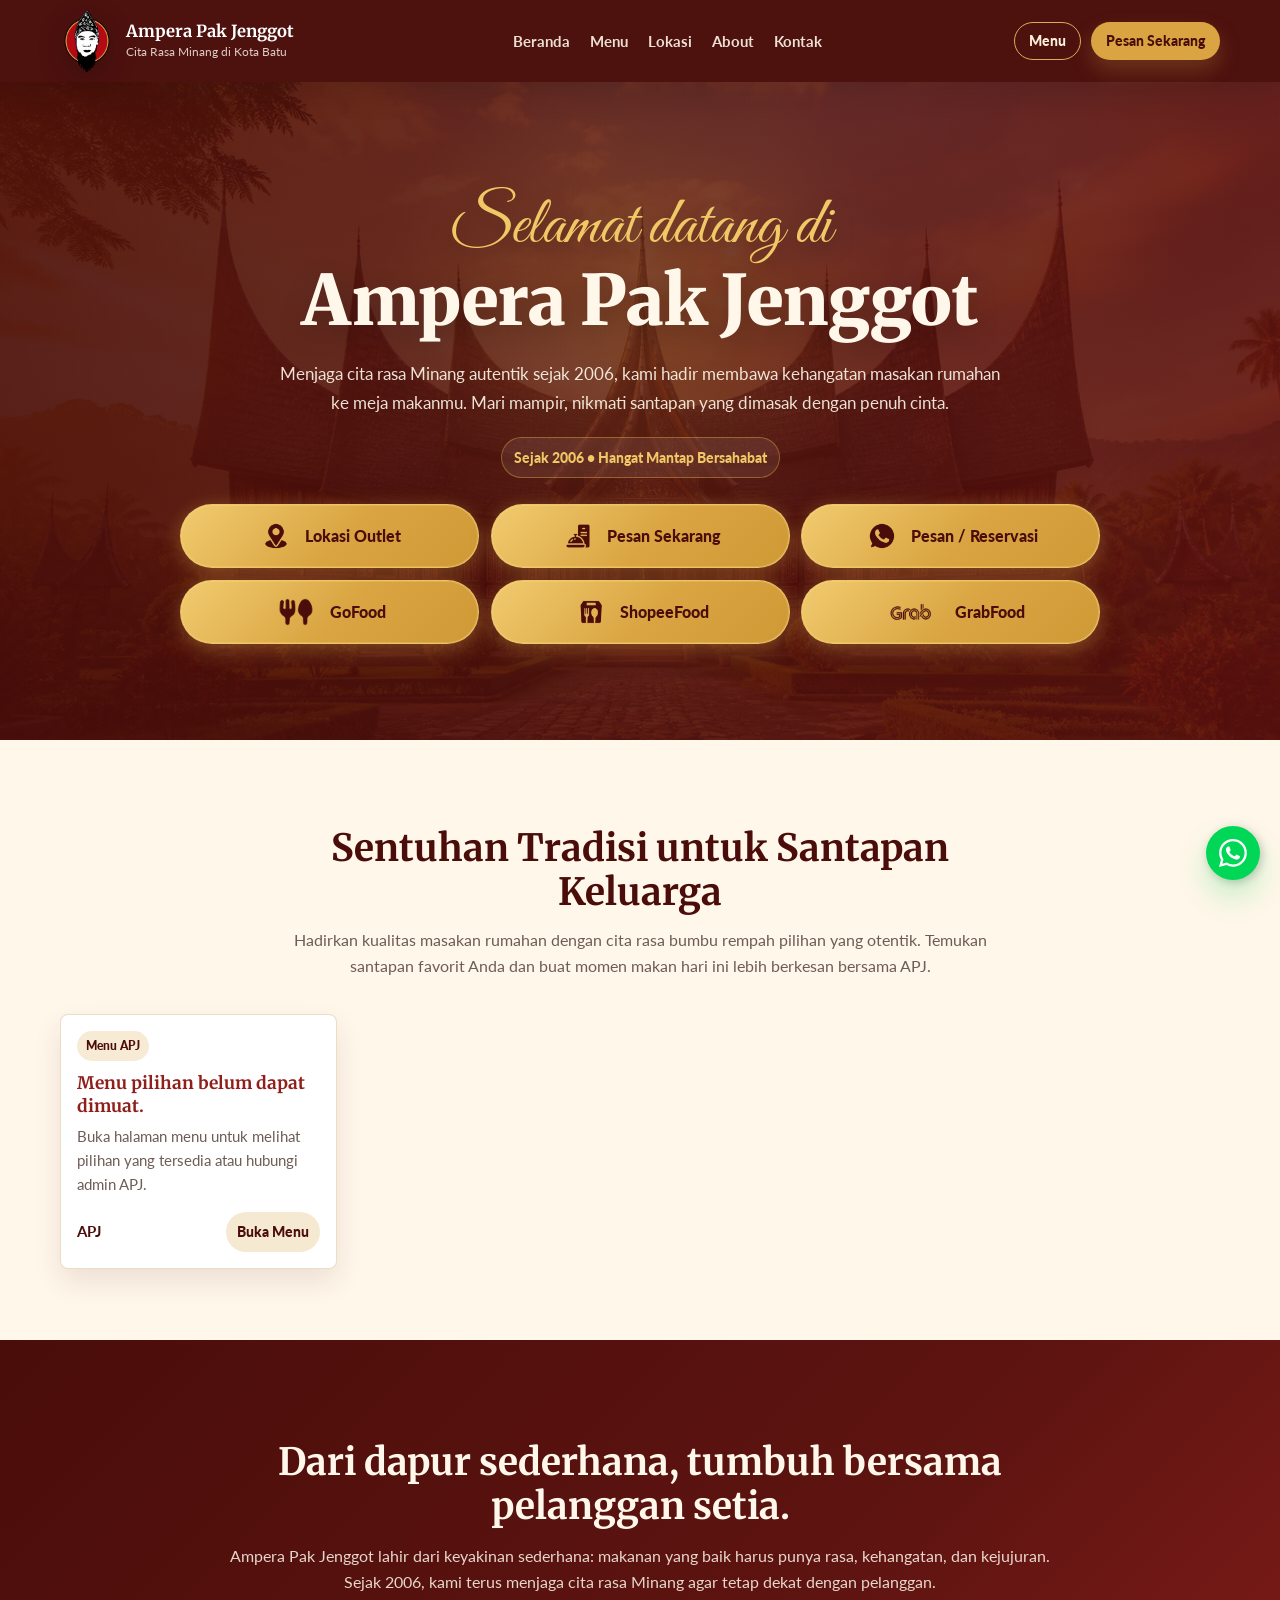
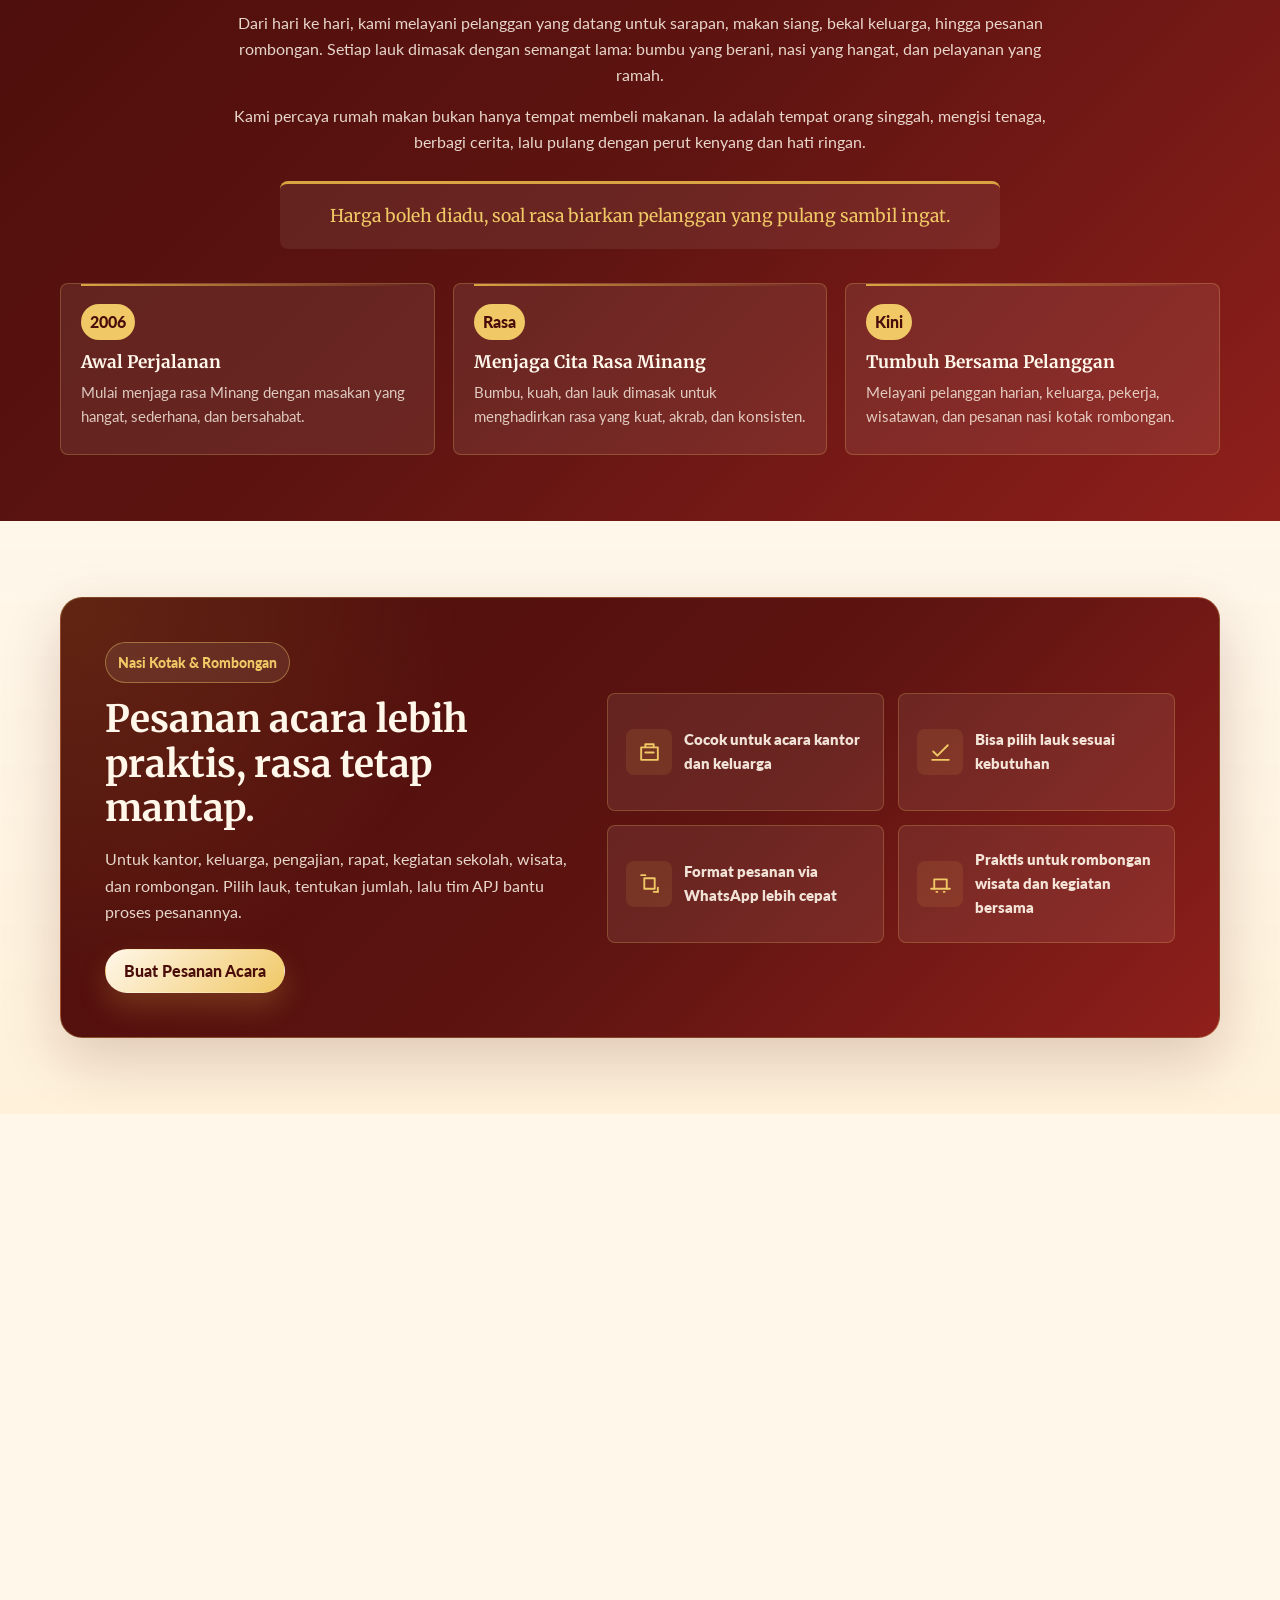
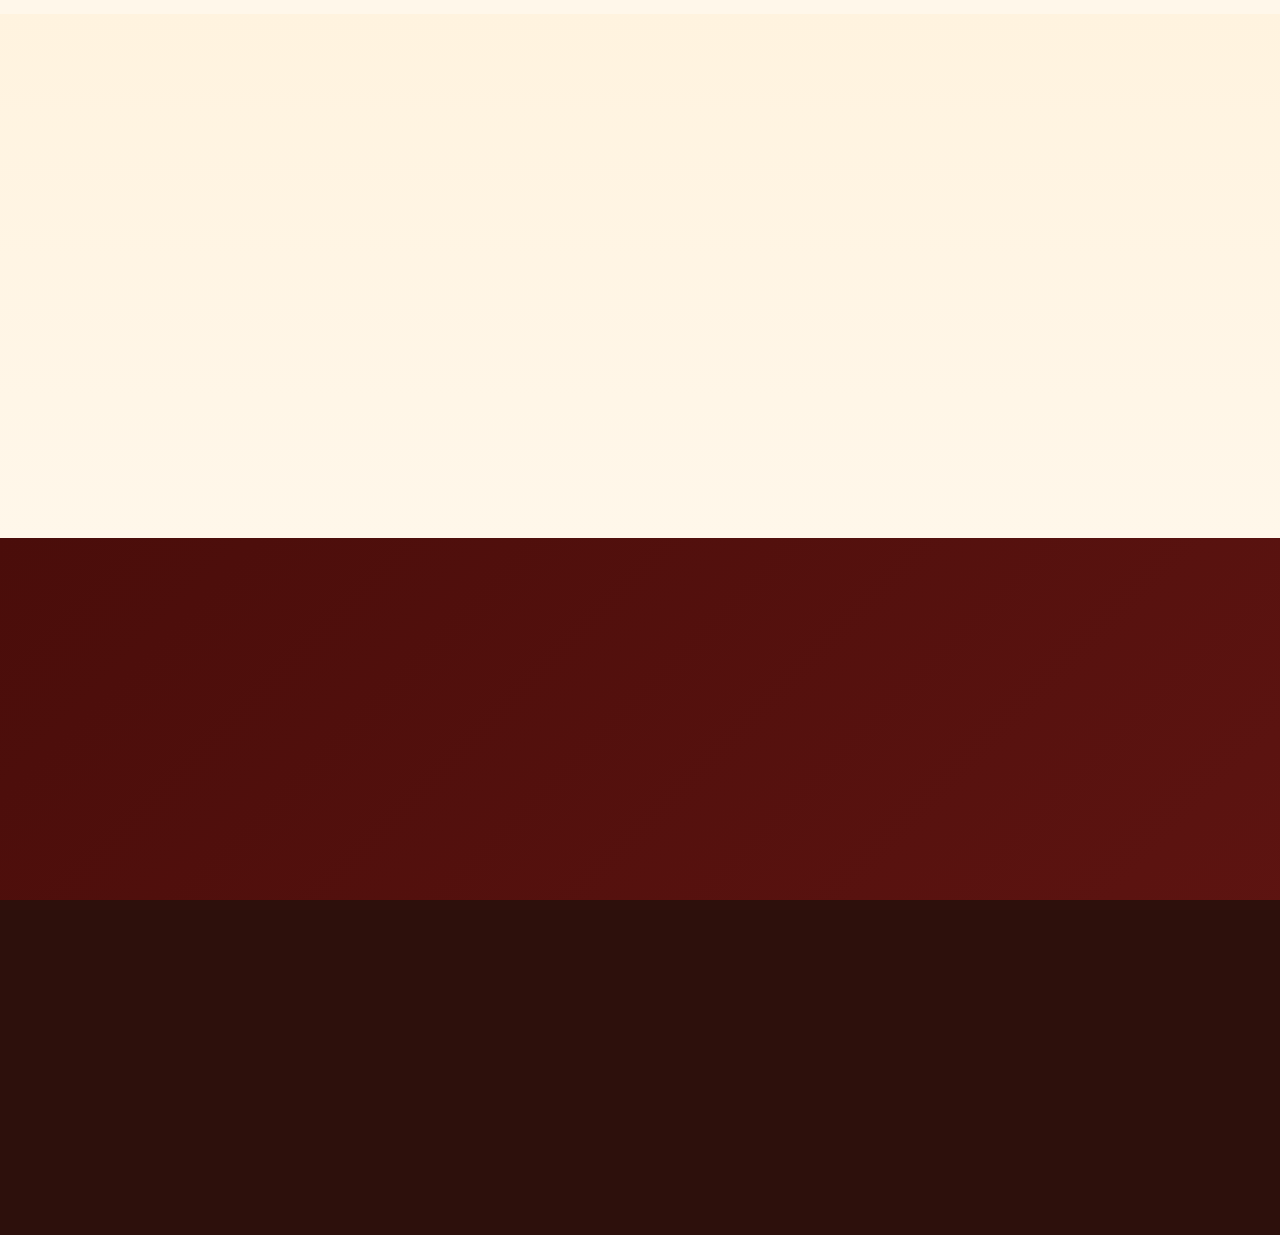
<file: index.html>
<!DOCTYPE html>
<html lang="id">
  <head>
    <meta charset="UTF-8" />
    <meta name="viewport" content="width=device-width, initial-scale=1.0" />
    <title>Ampera Pak Jenggot | Masakan Padang Autentik Sejak 2006</title>
    <meta
      name="description"
      content="Ampera Pak Jenggot menyajikan masakan Padang autentik sejak 2006. Lauk harian, nasi bungkus, nasi kotak, dan pesanan rombongan."
    />
    <link rel="preconnect" href="https://fonts.googleapis.com" />
    <link rel="preconnect" href="https://fonts.gstatic.com" crossorigin />
    <link
      href="https://fonts.googleapis.com/css2?family=Great+Vibes&family=Lato:wght@400;700;900&family=Merriweather:wght@700;900&display=swap"
      rel="stylesheet"
    />
    <link rel="preconnect" href="https://script.google.com" />
    <link rel="preconnect" href="https://script.googleusercontent.com" crossorigin />
    <link rel="preload" as="image" href="assets/img/rumah-gadang-hero.webp" type="image/webp" fetchpriority="high" />
    <link rel="icon" href="assets/img/favicon.png" />
    <link rel="stylesheet" href="assets/css/style.css?v=20260707-story-group1" />
    <script src="assets/js/main.js?v=20260711-admin-pin-gate1" defer></script>
  </head>
  <body>
    <a class="skip-link" href="#main">Lewati ke konten</a>

    <header class="site-header" id="top">
      <div class="nav-shell">
        <a class="brand" href="index.html#beranda" aria-label="Ampera Pak Jenggot, kembali ke beranda">
          <img src="assets/img/logo-apj.png" alt="Logo APJ" class="brand-logo" width="54" height="64" decoding="async" fetchpriority="high" />
          <span class="brand-copy">
            <strong>Ampera Pak Jenggot</strong>
            <small>Cita Rasa Minang di Kota Batu</small>
          </span>
        </a>

        <nav class="desktop-nav" aria-label="Navigasi utama">
          <a href="index.html#beranda">Beranda</a>
          <a href="menu.html">Menu</a>
          <a href="index.html#outlet">Lokasi</a>
          <a href="index.html#cerita">About</a>
          <a href="index.html#kontak">Kontak</a>
        </nav>

        <div class="header-actions">
          <a class="btn btn-outline btn-small" href="menu.html" data-link-key="menu">Menu</a>
          <a class="btn btn-gold btn-small" href="menu.html" data-link-key="menu">Pesan Sekarang</a>
        </div>

        <button class="mobile-toggle" type="button" aria-expanded="false" aria-controls="mobile-menu" aria-label="Buka menu">
          <span></span>
          <span></span>
          <span></span>
        </button>
      </div>

      <div class="mobile-menu" id="mobile-menu" aria-hidden="true">
        <nav aria-label="Navigasi mobile">
          <a href="index.html#beranda">Beranda</a>
          <a href="menu.html">Menu</a>
          <a href="index.html#outlet">Lokasi</a>
          <a href="index.html#cerita">About</a>
          <a href="index.html#kontak">Kontak</a>
        </nav>
      </div>
    </header>

    <main id="main">
      <section class="hero" id="beranda">
        <div class="hero-pattern" aria-hidden="true"></div>
        <svg class="hero-silhouette" viewBox="0 0 1000 300" aria-hidden="true" focusable="false">
          <path d="M23 174C87 79 157 91 217 165C266 55 352 40 428 163C501 52 596 50 667 164C727 83 813 76 881 167C924 151 958 150 991 173V300H23V174Z" />
          <path d="M177 183H822L765 300H237L177 183Z" />
          <path d="M321 213H405V300H321V213ZM463 213H547V300H463V213ZM604 213H688V300H604V213Z" />
        </svg>

        <div class="container hero-inner">
          <h1>
            <span class="hero-script animate__animated animate__pulse">Selamat datang di</span>
            <span class="hero-title-main animate__animated animate__pulse">Ampera Pak Jenggot</span>
          </h1>
          <p class="hero-description animate__animated animate__pulse">
            Menjaga cita rasa Minang autentik sejak 2006, kami hadir membawa kehangatan masakan rumahan ke meja makanmu. Mari mampir, nikmati santapan yang dimasak dengan penuh cinta.
          </p>
          <p class="hero-badge">Sejak 2006 &bull; Hangat Mantap Bersahabat</p>
          <div class="quick-actions" aria-label="Aksi pesanan dan outlet">
            <a class="animate__animated animate__pulse pulse-once qa-outlet" href="#outlet" data-link-key="outlet" aria-label="Lokasi Outlet" title="Lokasi Outlet">
              <span class="qa-icon" aria-hidden="true">
                <img class="qa-icon-img" src="assets/img/icons/icon-lokasi.png" alt="" width="64" height="64" loading="eager" decoding="async" />
              </span>
              <span class="qa-text">Lokasi Outlet</span>
            </a>
            <a class="animate__animated animate__pulse pulse-once qa-menu" href="menu.html" data-link-key="menu" data-fixed-label="true" aria-label="Pesan Sekarang" title="Pesan Sekarang">
              <span class="qa-icon" aria-hidden="true">
                <img class="qa-icon-img" src="assets/img/icons/icon-menu.png" alt="" width="64" height="64" loading="eager" decoding="async" />
              </span>
              <span class="qa-text">Pesan Sekarang</span>
            </a>
            <a class="animate__animated animate__pulse pulse-once qa-whatsapp" href="pesanan-acara.html" data-link-key="reservation" data-fixed-label="true" aria-label="Pesan / Reservasi" title="Pesan / Reservasi">
              <span class="qa-icon" aria-hidden="true">
                <img class="qa-icon-img" src="assets/img/icons/icon-whatsapp.png" alt="" width="64" height="64" loading="eager" decoding="async" />
              </span>
              <span class="qa-text">Pesan / Reservasi</span>
            </a>
            <a class="animate__animated animate__pulse pulse-once qa-gofood" href="https://wa.me/6280000000000?text=Halo%20APJ%2C%20saya%20mau%20tanya%20pesanan%20GoFood." data-link-key="gofood" aria-label="GoFood" title="GoFood">
              <span class="qa-icon" aria-hidden="true">
                <img class="qa-icon-img" src="assets/img/icons/icon-gofood.png" alt="" width="64" height="64" loading="eager" decoding="async" />
              </span>
              <span class="qa-text">GoFood</span>
            </a>
            <a class="animate__animated animate__pulse pulse-once qa-shopee" href="https://wa.me/6280000000000?text=Halo%20APJ%2C%20saya%20mau%20tanya%20pesanan%20ShopeeFood." data-link-key="shopeefood" aria-label="ShopeeFood" title="ShopeeFood">
              <span class="qa-icon" aria-hidden="true">
                <img class="qa-icon-img" src="assets/img/icons/icon-shopeefood.png" alt="" width="64" height="64" loading="eager" decoding="async" />
              </span>
              <span class="qa-text">ShopeeFood</span>
            </a>
            <a class="animate__animated animate__pulse pulse-once qa-grabfood" href="https://wa.me/6280000000000?text=Halo%20APJ%2C%20saya%20mau%20tanya%20pesanan%20GrabFood." data-link-key="grabfood" aria-label="GrabFood" title="GrabFood">
              <span class="qa-icon" aria-hidden="true">
                <img class="qa-icon-img" src="assets/img/icons/icon-grabfood.png" alt="" width="64" height="64" loading="eager" decoding="async" />
              </span>
              <span class="qa-text">GrabFood</span>
            </a>
          </div>
        </div>
      </section>

      <section class="section menu-section" id="menu" aria-labelledby="menu-title">
        <div class="container">
          <div class="section-heading">
            <h2 id="menu-title">Sentuhan Tradisi untuk Santapan Keluarga</h2>
            <p>Hadirkan kualitas masakan rumahan dengan cita rasa bumbu rempah pilihan yang otentik. Temukan santapan favorit Anda dan buat momen makan hari ini lebih berkesan bersama APJ.</p>
          </div>

          <div class="menu-grid" id="home-menu-grid" aria-live="polite">
            <div class="home-menu-loader" role="status" aria-label="Memuat pilihan menu">
              <div class="loader">Memuat</div>
              <p>Menyiapkan pilihan menu...</p>
            </div>
          </div>
        </div>
      </section>

      <section class="story-section" id="cerita" aria-labelledby="story-title">
        <div class="story-pattern" aria-hidden="true"></div>
        <div class="container story-inner">
          <div class="story-copy">
            <h2 id="story-title">Dari dapur sederhana, tumbuh bersama pelanggan setia.</h2>
            <p>
              Ampera Pak Jenggot lahir dari keyakinan sederhana: makanan yang baik harus punya rasa, kehangatan, dan
              kejujuran. Sejak 2006, kami terus menjaga cita rasa Minang agar tetap dekat dengan pelanggan.
            </p>
            <p>
              Dari hari ke hari, kami melayani pelanggan yang datang untuk sarapan, makan siang, bekal keluarga, hingga
              pesanan rombongan. Setiap lauk dimasak dengan semangat lama: bumbu yang berani, nasi yang hangat, dan
              pelayanan yang ramah.
            </p>
            <p>
              Kami percaya rumah makan bukan hanya tempat membeli makanan. Ia adalah tempat orang singgah, mengisi
              tenaga, berbagi cerita, lalu pulang dengan perut kenyang dan hati ringan.
            </p>
            <blockquote>Harga boleh diadu, soal rasa biarkan pelanggan yang pulang sambil ingat.</blockquote>
          </div>

          <div class="timeline-grid" aria-label="Linimasa Ampera Pak Jenggot">
            <article class="timeline-card">
              <span>2006</span>
              <h3>Awal Perjalanan</h3>
              <p>Mulai menjaga rasa Minang dengan masakan yang hangat, sederhana, dan bersahabat.</p>
            </article>
            <article class="timeline-card">
              <span>Rasa</span>
              <h3>Menjaga Cita Rasa Minang</h3>
              <p>Bumbu, kuah, dan lauk dimasak untuk menghadirkan rasa yang kuat, akrab, dan konsisten.</p>
            </article>
            <article class="timeline-card">
              <span>Kini</span>
              <h3>Tumbuh Bersama Pelanggan</h3>
              <p>Melayani pelanggan harian, keluarga, pekerja, wisatawan, dan pesanan nasi kotak rombongan.</p>
            </article>
          </div>
        </div>
      </section>

      <section class="group-section" id="nasi-kotak" aria-labelledby="group-title">
        <div class="container">
          <div class="group-inner group-card-panel">
          <div class="group-copy">
            <p class="section-kicker light">Nasi Kotak &amp; Rombongan</p>
            <h2 id="group-title">Pesanan acara lebih praktis, rasa tetap mantap.</h2>
            <p>
              Untuk kantor, keluarga, pengajian, rapat, kegiatan sekolah, wisata, dan rombongan. Pilih lauk, tentukan
              jumlah, lalu tim APJ bantu proses pesanannya.
            </p>
            <a class="btn btn-cream" href="pesanan-acara.html">Buat Pesanan Acara</a>
          </div>

          <div class="feature-grid">
            <article class="feature-card">
              <span class="feature-icon" aria-hidden="true">
                <svg viewBox="0 0 24 24"><path d="M4 8h16v12H4z"/><path d="M8 8V5h8v3"/><path d="M8 13h8"/></svg>
              </span>
              <p>Cocok untuk acara kantor dan keluarga</p>
            </article>
            <article class="feature-card">
              <span class="feature-icon" aria-hidden="true">
                <svg viewBox="0 0 24 24"><path d="M5 12l4 4L19 6"/><path d="M4 20h16"/></svg>
              </span>
              <p>Bisa pilih lauk sesuai kebutuhan</p>
            </article>
            <article class="feature-card">
              <span class="feature-icon" aria-hidden="true">
                <svg viewBox="0 0 24 24"><path d="M7 7h10v10H7z"/><path d="M4 4h4"/><path d="M16 20h4"/><path d="M20 16v4"/></svg>
              </span>
              <p>Format pesanan via WhatsApp lebih cepat</p>
            </article>
            <article class="feature-card">
              <span class="feature-icon" aria-hidden="true">
                <svg viewBox="0 0 24 24"><path d="M3 17h18"/><path d="M6 17V8h12v9"/><path d="M8 20h1"/><path d="M15 20h1"/></svg>
              </span>
              <p>Praktis untuk rombongan wisata dan kegiatan bersama</p>
            </article>
          </div>
        </div>
        </div>
      </section>

      <section class="section outlet-section" id="outlet" aria-labelledby="outlet-title">
        <div class="container">
          <div class="section-heading">
            <p class="section-kicker">Outlet APJ</p>
            <h2 id="outlet-title">Temukan outlet Ampera Pak Jenggot</h2>
            <p>Pilih outlet terdekat untuk makan di tempat, ambil pesanan, atau tanya menu hari ini.</p>
          </div>

          <div class="outlet-grid">
            <article class="outlet-card">
              <h3>Lahor</h3>
              <p>Alamat outlet Lahor. Ganti sesuai data resmi.</p>
              <a href="https://maps.google.com/?q=Ampera%20Pak%20Jenggot%20Lahor">Lihat Maps</a>
            </article>
            <article class="outlet-card">
              <h3>Senisono</h3>
              <p>Alamat outlet Senisono. Ganti sesuai data resmi.</p>
              <a href="https://maps.google.com/?q=Ampera%20Pak%20Jenggot%20Senisono">Lihat Maps</a>
            </article>
            <article class="outlet-card">
              <h3>Pujon</h3>
              <p>Alamat outlet Pujon. Ganti sesuai data resmi.</p>
              <a href="https://maps.google.com/?q=Ampera%20Pak%20Jenggot%20Pujon">Lihat Maps</a>
            </article>
            <article class="outlet-card">
              <h3>Ngujung</h3>
              <p>Alamat outlet Ngujung. Ganti sesuai data resmi.</p>
              <a href="https://maps.google.com/?q=Ampera%20Pak%20Jenggot%20Ngujung">Lihat Maps</a>
            </article>
            <article class="outlet-card">
              <h3>Pokopek</h3>
              <p>Alamat outlet Pokopek. Ganti sesuai data resmi.</p>
              <a href="https://maps.google.com/?q=Ampera%20Pak%20Jenggot%20Pokopek">Lihat Maps</a>
            </article>
          </div>
        </div>
      </section>

      <section class="section testimonials" aria-labelledby="testimonials-title">
        <div class="container">
          <div class="section-heading">
            <p class="section-kicker">Kata Pelanggan</p>
            <h2 id="testimonials-title">Yang enak, biasanya diceritakan.</h2>
            <p>Cerita pelanggan adalah bagian dari perjalanan Ampera Pak Jenggot</p>
          </div>

          <div class="review-grid">
            <article class="review-card">
              <div class="stars" aria-label="Lima bintang">★★★★★</div>
              <p>&ldquo;Rasanya mantap, lauknya lengkap, cocok buat makan harian.&rdquo;</p>
              <strong>Pelanggan APJ</strong>
            </article>
            <article class="review-card">
              <div class="stars" aria-label="Lima bintang">★★★★★</div>
              <p>&ldquo;Nasi Padang andalan kalau butuh makan cepat dan kenyang.&rdquo;</p>
              <strong>Pelanggan APJ</strong>
            </article>
            <article class="review-card">
              <div class="stars" aria-label="Lima bintang">★★★★★</div>
              <p>&ldquo;Pesanan nasi kotaknya praktis untuk acara keluarga.&rdquo;</p>
              <strong>Pelanggan APJ</strong>
            </article>
          </div>
        </div>
      </section>

      <section class="final-cta" aria-labelledby="final-title">
        <div class="container final-cta-inner">
          <p class="section-kicker light">Siap Pesan?</p>
          <h2 id="final-title">Sudah kebayang lauknya?</h2>
          <p>Langsung pesan, biar nasi masih hangat dan kuah masih wangi.</p>
          <div class="final-actions">
            <a class="btn btn-cream" href="menu.html" data-link-key="menu">Pesan Sekarang</a>
            <a class="btn btn-ghost" href="#outlet">Lihat Outlet</a>
          </div>
        </div>
      </section>
    </main>

    <footer class="site-footer" id="kontak">
      <div class="container footer-grid">
        <div>
          <h2>Ampera Pak Jenggot</h2>
          <p>Masakan Padang untuk makan harian, nasi bungkus, dan pesanan rombongan. Menjaga rasa Minang sejak 2006.</p>
        </div>
        <div>
          <h3>Menu</h3>
          <a href="menu.html">Menu Online</a>
          <a href="pesanan-acara.html">Nasi Kotak</a>
          <a href="#outlet">Outlet</a>
        </div>
        <div>
          <h3>Informasi</h3>
          <a href="#cerita">Cerita APJ</a>
          <a href="#kontak">Kontak</a>
          <a href="#kontak">Karier</a>
          <a href="#kontak">Login Karyawan</a>
        </div>
        <div>
          <h3>Kontak</h3>
          <p>WhatsApp: 08xx-xxxx-xxxx</p>
          <p>Email: info@amperapakjenggot.com</p>
          <p>Indonesia</p>
        </div>
      </div>
      <div class="container footer-bottom">
        <p>&copy; 2026 Ampera Pak Jenggot Semua hak dilindungi.</p>
      </div>
    </footer>

    <a class="floating-wa" href="https://wa.me/6280000000000?text=Halo%20APJ%2C%20saya%20mau%20pesan." data-link-key="floating_whatsapp" aria-label="Pesan Ampera Pak Jenggot via WhatsApp">
      <span class="wa-sign" aria-hidden="true">
        <svg class="wa-svg" viewBox="0 0 16 16">
          <path d="M13.601 2.326A7.854 7.854 0 0 0 7.994 0C3.627 0 .068 3.558.064 7.926c0 1.399.366 2.76 1.057 3.965L0 16l4.204-1.102a7.933 7.933 0 0 0 3.79.965h.004c4.368 0 7.926-3.558 7.93-7.93A7.898 7.898 0 0 0 13.6 2.326zM7.994 14.521a6.573 6.573 0 0 1-3.356-.92l-.24-.144-2.494.654.666-2.433-.156-.251a6.56 6.56 0 0 1-1.007-3.505c0-3.626 2.957-6.584 6.591-6.584a6.56 6.56 0 0 1 4.66 1.931 6.557 6.557 0 0 1 1.928 4.66c-.004 3.639-2.961 6.592-6.592 6.592zm3.615-4.934c-.197-.099-1.17-.578-1.353-.646-.182-.065-.315-.099-.445.099-.133.197-.513.646-.627.775-.114.133-.232.148-.43.05-.197-.1-.836-.308-1.592-.985-.59-.525-.985-1.175-1.103-1.372-.114-.198-.011-.304.088-.403.087-.088.197-.232.296-.346.1-.114.133-.198.198-.33.065-.134.034-.248-.015-.347-.05-.099-.445-1.076-.612-1.47-.16-.389-.323-.335-.445-.34-.114-.007-.247-.007-.38-.007a.729.729 0 0 0-.529.247c-.182.198-.691.677-.691 1.654 0 .977.71 1.916.81 2.049.098.133 1.394 2.132 3.383 2.992.47.205.84.326 1.129.418.475.152.904.129 1.246.08.38-.058 1.171-.48 1.338-.943.164-.464.164-.86.114-.943-.049-.084-.182-.133-.38-.232z"></path>
        </svg>
      </span>
      <span class="wa-text">Whatsapp</span>
    </a>
  </body>
</html>
</file>
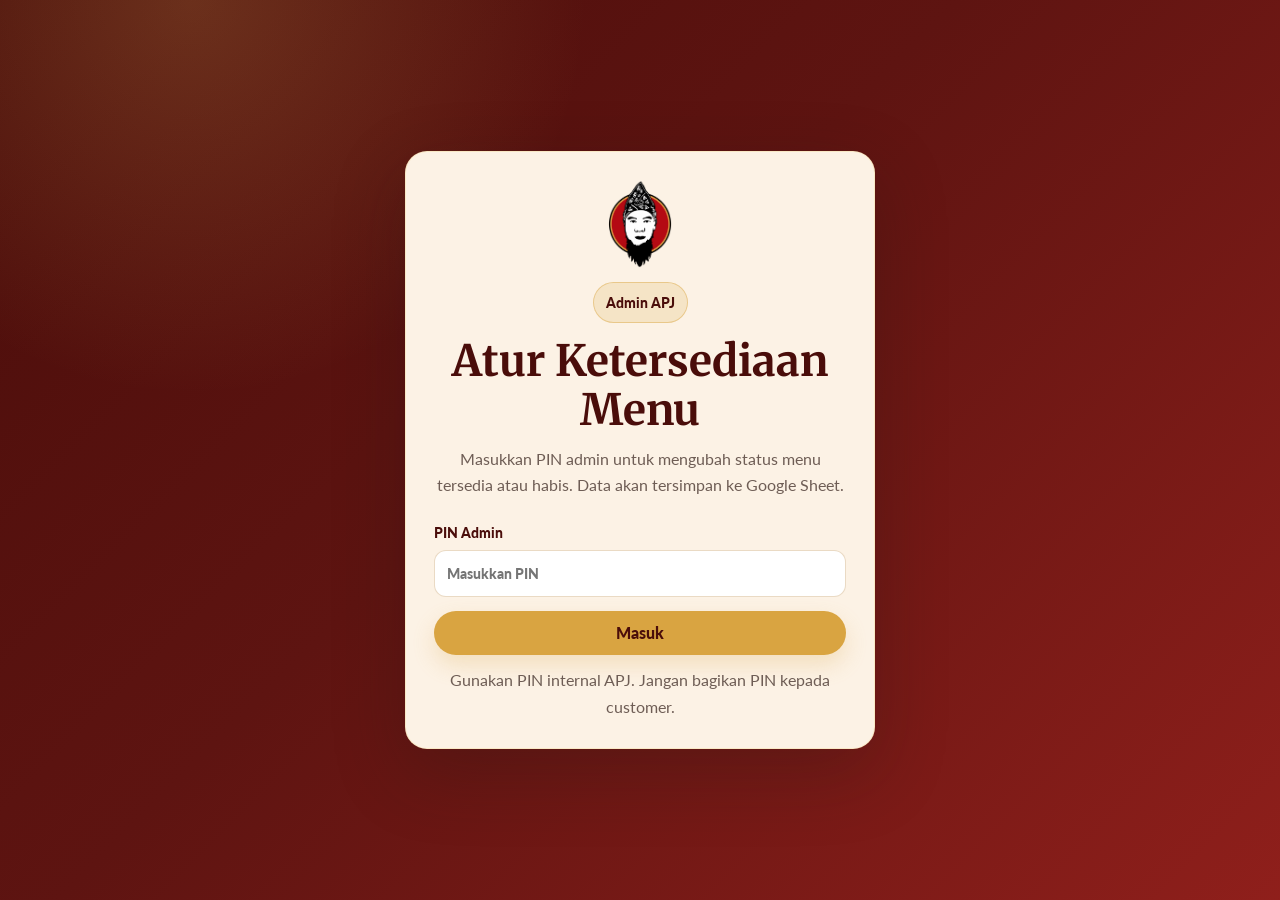
<file: admin-menu.html>
<!DOCTYPE html>
<html lang="id">
  <head>
    <meta charset="UTF-8" />
    <meta name="viewport" content="width=device-width, initial-scale=1.0" />
    <title>Admin Menu | Ampera Pak Jenggot</title>
    <meta name="robots" content="noindex, nofollow" />
    <link rel="preconnect" href="https://fonts.googleapis.com" />
    <link rel="preconnect" href="https://fonts.gstatic.com" crossorigin />
    <link href="https://fonts.googleapis.com/css2?family=Great+Vibes&family=Lato:wght@400;700;900&family=Merriweather:wght@700;900&display=swap" rel="stylesheet" />
    <link rel="preconnect" href="https://script.google.com" />
    <link rel="preconnect" href="https://script.googleusercontent.com" crossorigin />
    <link rel="icon" href="assets/img/favicon.png" />
    <link rel="stylesheet" href="assets/css/style.css?v=20260707-photo2" />
    <script src="assets/js/admin-menu.js?v=20260711-admin-pin-warning1" defer></script>
  </head>
  <body class="admin-page">
    <main class="admin-shell" id="main">
      <section class="admin-card" id="admin-gate">
        <img src="assets/img/logo-apj.png" alt="Logo APJ" class="admin-logo" width="74" height="88" />
        <p class="section-kicker">Admin APJ</p>
        <h1>Atur Ketersediaan Menu</h1>
        <p class="admin-muted">Masukkan PIN admin untuk mengubah status menu tersedia atau habis. Data akan tersimpan ke Google Sheet.</p>
        <form id="admin-login-form" class="admin-login-form">
          <label>
            PIN Admin
            <input id="admin-pin" type="password" inputmode="numeric" placeholder="Masukkan PIN" autocomplete="off" required />
          </label>
          <button class="btn btn-gold" type="submit">Masuk</button>
        </form>
        <p id="admin-login-status" class="menu-load-status" data-type="info" aria-live="polite"></p>
        <p class="admin-hint">Gunakan PIN internal APJ. Jangan bagikan PIN kepada customer.</p>
      </section>

      <section class="admin-app" id="admin-app" hidden>
        <div class="admin-topbar">
          <div>
            <p class="section-kicker">Admin Menu</p>
            <h1>Stok Menu Online</h1>
            <p id="admin-status" class="menu-load-status" data-type="info"></p>
          </div>
          <div class="admin-actions" aria-label="Aksi admin menu">
            <button id="admin-add-item" class="btn btn-gold btn-small" type="button">Tambah Item</button>
            <a class="btn btn-gold btn-small" href="menu.html">Lihat Web</a>
            <button id="admin-logout" class="btn btn-danger btn-small" type="button">Keluar</button>
            <button id="admin-refresh" class="btn btn-gold btn-small" type="button">Refresh</button>
          </div>
        </div>

        <div class="admin-stats">
          <article>
            <span>Total Menu</span>
            <strong id="admin-total">0</strong>
          </article>
          <article>
            <span>Tersedia</span>
            <strong id="admin-available">0</strong>
          </article>
          <article>
            <span>Habis</span>
            <strong id="admin-empty">0</strong>
          </article>
        </div>

        <div class="admin-controls">
          <label class="menu-search-label">
            <span class="sr-only">Cari menu</span>
            <input id="admin-search" type="search" placeholder="Cari kode atau nama menu..." autocomplete="off" />
          </label>
          <div class="menu-filter-scroll" id="admin-category-list" aria-label="Filter kategori admin"></div>
        </div>

        <div id="admin-menu-list" class="admin-menu-list" aria-live="polite">
          <div class="menu-empty-state">Memuat data menu...</div>
        </div>
      </section>

      <section class="admin-item-modal" id="admin-item-modal" hidden aria-label="Form item menu">
        <div class="admin-item-backdrop" data-close-add-item></div>
        <form id="admin-add-form" class="admin-item-card">
          <div class="admin-item-head">
            <div>
              <p id="admin-item-kicker" class="section-kicker">Menu Baru</p>
              <h2 id="admin-item-title">Tambah Item</h2>
            </div>
            <button class="admin-item-close" type="button" data-close-add-item aria-label="Tutup form item">×</button>
          </div>

          <div class="admin-item-grid">
            <label class="admin-name-field">
              Nama Menu
              <input id="add-nama" name="nama" type="text" placeholder="Contoh: Nasi Rendang Daging" required />
            </label>
            <label class="admin-category-field">
              Kategori
              <input id="add-kategori" name="kategori" type="text" list="admin-category-options" placeholder="Contoh: Paket Nasi" required />
              <datalist id="admin-category-options"></datalist>
            </label>
            <label class="admin-price-field">
              Harga Online
              <input id="add-harga" name="harga" type="text" inputmode="numeric" placeholder="Rp.25.000" autocomplete="off" required />
            </label>
            <label class="admin-photo-field">
              Foto Menu <span class="admin-optional">opsional</span>
              <input id="add-foto-file" name="fotoFile" type="file" accept="image/*" />
              <span class="admin-upload-note">Upload JPG/PNG/WebP. Foto otomatis di-crop 4:3 agar rapi di website.</span>
              <div class="admin-crop-tools" aria-label="Posisi crop foto">
                <span>Posisi crop</span>
                <button type="button" class="is-active" data-crop-position="center">Tengah</button>
                <button type="button" data-crop-position="top">Atas</button>
                <button type="button" data-crop-position="bottom">Bawah</button>
              </div>
              <div id="add-foto-frame" class="admin-photo-frame is-empty" aria-live="polite">
                <img id="add-foto-preview" class="admin-photo-preview" alt="Preview crop foto menu" hidden />
                <span id="add-foto-placeholder" class="admin-photo-placeholder">Preview crop foto akan tampil di sini</span>
              </div>
            </label>
            <label class="admin-desc-field">
              Deskripsi <span class="admin-optional">opsional</span>
              <textarea id="add-deskripsi" name="deskripsi" rows="3" placeholder="Deskripsi singkat menu"></textarea>
            </label>
          </div>

          <div class="admin-item-actions">
            <button class="btn btn-danger btn-small" type="button" data-close-add-item>Batal</button>
            <button id="admin-add-submit" class="btn btn-gold btn-small" type="submit">Simpan Item</button>
          </div>
          <p id="admin-add-status" class="menu-load-status" data-type="info"></p>
        </form>
      </section>
    </main>
  </body>
</html>
</file>
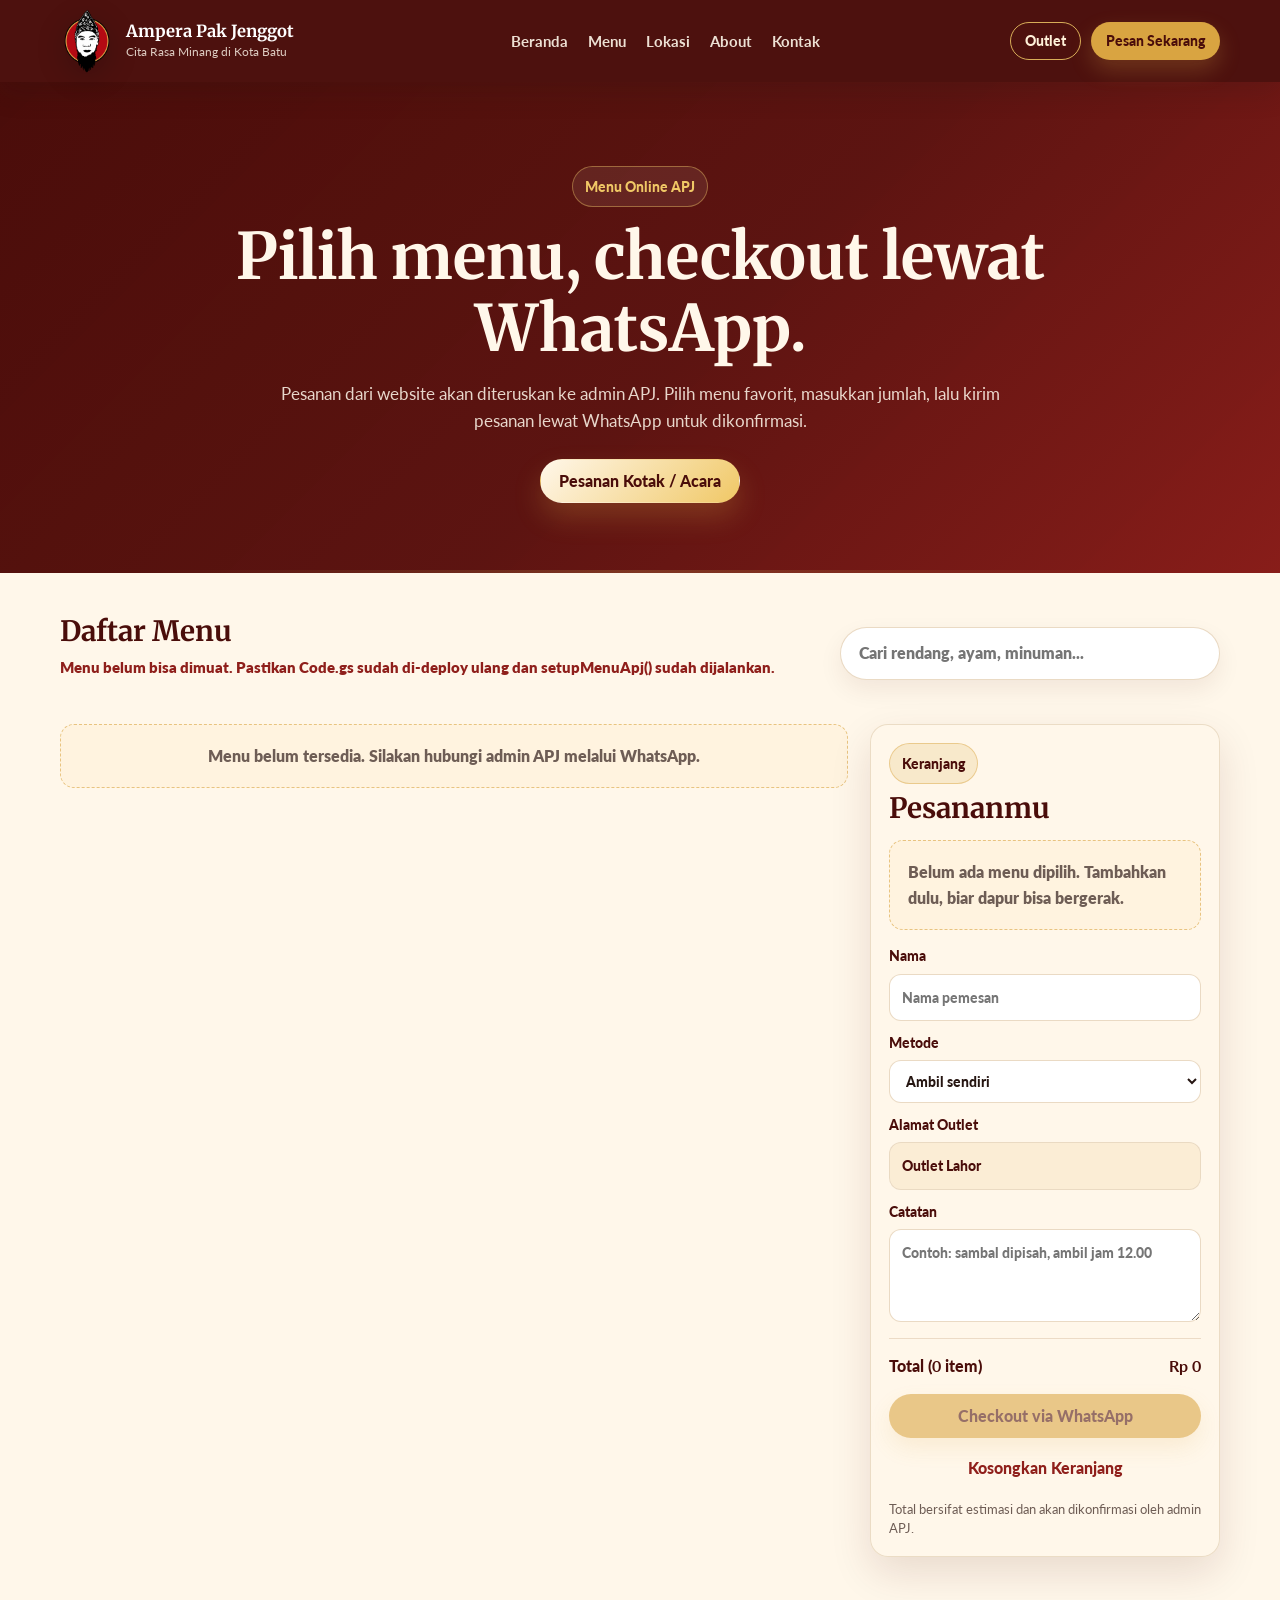
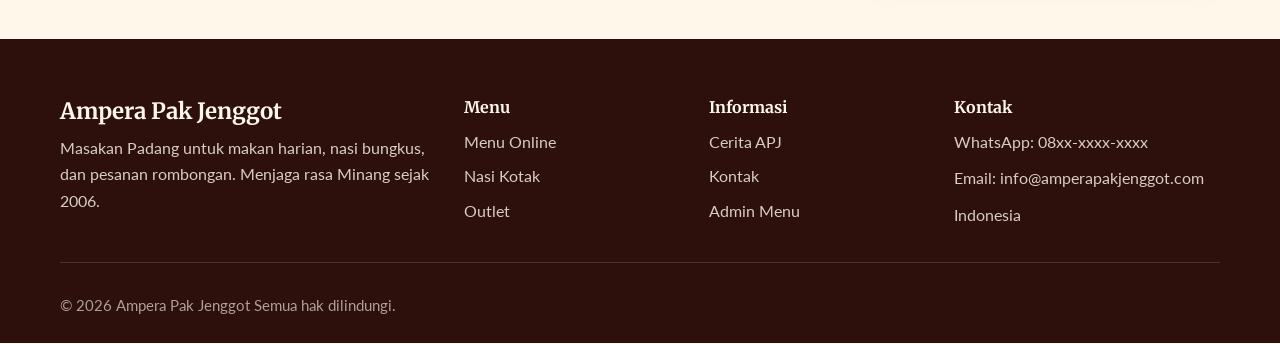
<file: menu.html>
<!DOCTYPE html>
<html lang="id">
  <head>
    <meta charset="UTF-8" />
    <meta name="viewport" content="width=device-width, initial-scale=1.0" />
    <title>Menu Online | Ampera Pak Jenggot</title>
    <meta name="description" content="Pilih menu Ampera Pak Jenggot dari website dan checkout langsung ke WhatsApp admin APJ." />
    <link rel="preconnect" href="https://fonts.googleapis.com" />
    <link rel="preconnect" href="https://fonts.gstatic.com" crossorigin />
    <link href="https://fonts.googleapis.com/css2?family=Great+Vibes&family=Lato:wght@400;700;900&family=Merriweather:wght@700;900&display=swap" rel="stylesheet" />
    <link rel="preconnect" href="https://script.google.com" />
    <link rel="preconnect" href="https://script.googleusercontent.com" crossorigin />
    <link rel="icon" href="assets/img/favicon.png" />
    <link rel="stylesheet" href="assets/css/style.css?v=20260711-shareloc-auto1" />
    <script src="assets/js/main.js?v=20260711-admin-pin-gate1" defer></script>
    <script src="assets/js/menu.js?v=20260711-shareloc-auto1" defer></script>
  </head>
  <body class="order-page">
    <a class="skip-link" href="#main">Lewati ke konten</a>

    <header class="site-header" id="top">
      <div class="nav-shell">
        <a class="brand" href="index.html#beranda" aria-label="Ampera Pak Jenggot, kembali ke beranda">
          <img src="assets/img/logo-apj.png" alt="Logo APJ" class="brand-logo" width="54" height="64" decoding="async" fetchpriority="high" />
          <span class="brand-copy">
            <strong>Ampera Pak Jenggot</strong>
            <small>Cita Rasa Minang di Kota Batu</small>
          </span>
        </a>

        <nav class="desktop-nav" aria-label="Navigasi utama">
          <a href="index.html#beranda">Beranda</a>
          <a href="menu.html">Menu</a>
          <a href="index.html#outlet">Lokasi</a>
          <a href="index.html#cerita">About</a>
          <a href="index.html#kontak">Kontak</a>
        </nav>

        <div class="header-actions">
          <a class="btn btn-outline btn-small" href="index.html#outlet">Outlet</a>
          <a class="btn btn-gold btn-small" href="#order-menu-grid">Pesan Sekarang</a>
        </div>

        <button class="mobile-toggle" type="button" aria-expanded="false" aria-controls="mobile-menu" aria-label="Buka menu">
          <span></span>
          <span></span>
          <span></span>
        </button>
      </div>

      <div class="mobile-menu" id="mobile-menu" aria-hidden="true">
        <nav aria-label="Navigasi mobile">
          <a href="index.html#beranda">Beranda</a>
          <a href="menu.html">Menu</a>
          <a href="index.html#outlet">Lokasi</a>
          <a href="index.html#cerita">About</a>
          <a href="index.html#kontak">Kontak</a>
        </nav>
      </div>
    </header>

    <main id="main">
      <section class="order-hero">
        <div class="container order-hero-inner">
          <p class="section-kicker light">Menu Online APJ</p>
          <h1>Pilih menu, checkout lewat WhatsApp.</h1>
          <p>
            Pesanan dari website akan diteruskan ke admin APJ. Pilih menu favorit, masukkan jumlah, lalu kirim pesanan lewat WhatsApp untuk dikonfirmasi.
          </p>
          <div class="custom-order-hero-actions">
            <a class="btn btn-cream" href="pesanan-acara.html">Pesanan Kotak / Acara</a>
          </div>
        </div>
      </section>

      <section class="order-section" aria-labelledby="online-menu-title">
        <div class="container">
          <div class="order-toolbar">
            <div>
              <h2 id="online-menu-title">Daftar Menu</h2>
              <p id="menu-load-status" class="menu-load-status" data-type="info">Memuat menu APJ...</p>
            </div>
            <label class="menu-search-label">
              <span class="sr-only">Cari menu</span>
              <input id="menu-search" type="search" placeholder="Cari rendang, ayam, minuman..." autocomplete="off" />
            </label>
          </div>

          <div class="menu-filter-scroll" id="menu-category-list" aria-label="Filter kategori menu"></div>

          <div class="order-layout">
            <div id="order-menu-grid" class="order-menu-grid" aria-live="polite">
              <div class="menu-empty-state">Memuat menu...</div>
            </div>

            <aside class="cart-panel" id="cart-panel" aria-label="Keranjang pesanan">
              <div class="cart-header">
                <div>
                  <p class="section-kicker">Keranjang</p>
                  <h2>Pesananmu</h2>
                </div>
                <button class="cart-close" id="close-cart" type="button" aria-label="Tutup keranjang">×</button>
              </div>

              <div id="cart-empty" class="cart-empty">Belum ada menu dipilih. Tambahkan dulu, biar dapur bisa bergerak.</div>
              <div id="cart-items" class="cart-items"></div>

              <div class="checkout-fields">
                <label>
                  Nama
                  <input id="customer-name" type="text" placeholder="Nama pemesan" />
                </label>
                <label>
                  Metode
                  <select id="order-method">
                    <option value="Ambil sendiri">Ambil sendiri</option>
                    <option value="Delivery">Delivery</option>
                  </select>
                </label>
                <label id="order-location-field">
                  <span id="order-location-label">Alamat Outlet</span>
                  <input id="order-location" type="text" value="Outlet Lahor" readonly />
                </label>
                <div class="shareloc-actions" id="shareloc-actions" hidden>
                  <button id="use-current-location" class="shareloc-btn" type="button">Ambil Shareloc Otomatis</button>
                  <p id="order-location-status" class="shareloc-status" aria-live="polite"></p>
                </div>
                <label>
                  Catatan
                  <textarea id="order-note" rows="3" placeholder="Contoh: sambal dipisah, ambil jam 12.00"></textarea>
                </label>
              </div>

              <div class="cart-summary">
                <span>Total (<b id="cart-count">0</b> item)</span>
                <strong id="cart-total">Rp 0</strong>
              </div>

              <button id="checkout-wa" class="btn btn-gold checkout-btn" type="button" disabled>Checkout via WhatsApp</button>
              <button id="clear-cart" class="clear-cart-btn" type="button">Kosongkan Keranjang</button>
              <p class="checkout-note">Total bersifat estimasi dan akan dikonfirmasi oleh admin APJ.</p>
            </aside>
          </div>
        </div>
      </section>
    </main>

    <div class="cart-backdrop" id="cart-backdrop" aria-hidden="true"></div>
    <div class="cart-mobile-bar" aria-label="Ringkasan keranjang mobile">
      <div>
        <span><b id="cart-count-mobile">0</b> item</span>
        <strong id="cart-total-mobile">Rp 0</strong>
      </div>
      <button id="open-cart" class="btn btn-gold btn-small" type="button">Keranjang</button>
    </div>

    <footer class="site-footer" id="kontak">
      <div class="container footer-grid">
        <div>
          <h2>Ampera Pak Jenggot</h2>
          <p>Masakan Padang untuk makan harian, nasi bungkus, dan pesanan rombongan. Menjaga rasa Minang sejak 2006.</p>
        </div>
        <div>
          <h3>Menu</h3>
          <a href="menu.html">Menu Online</a>
          <a href="pesanan-acara.html">Nasi Kotak</a>
          <a href="index.html#outlet">Outlet</a>
        </div>
        <div>
          <h3>Informasi</h3>
          <a href="index.html#cerita">Cerita APJ</a>
          <a href="index.html#kontak">Kontak</a>
          <a href="admin-menu.html">Admin Menu</a>
        </div>
        <div>
          <h3>Kontak</h3>
          <p>WhatsApp: 08xx-xxxx-xxxx</p>
          <p>Email: info@amperapakjenggot.com</p>
          <p>Indonesia</p>
        </div>
      </div>
      <div class="container footer-bottom">
        <p>&copy; 2026 Ampera Pak Jenggot Semua hak dilindungi.</p>
      </div>
    </footer>
  </body>
</html>
</file>
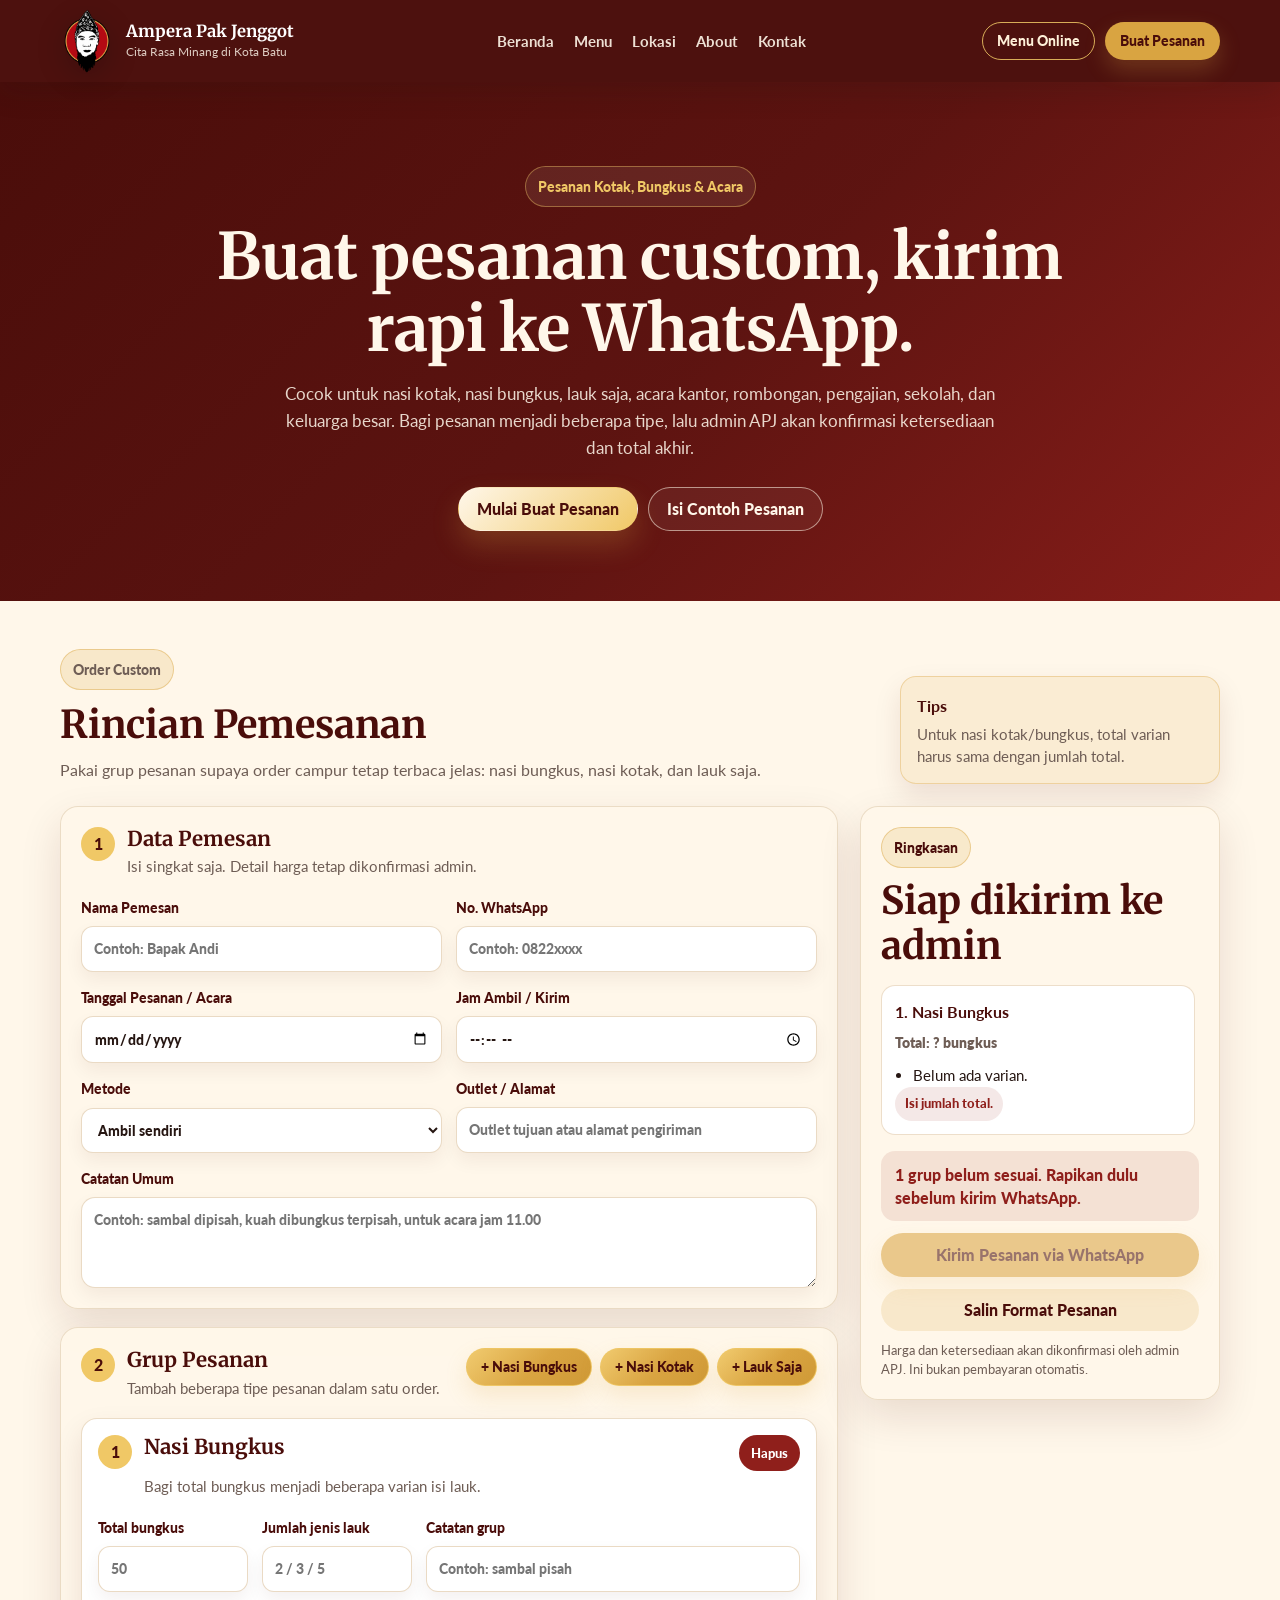
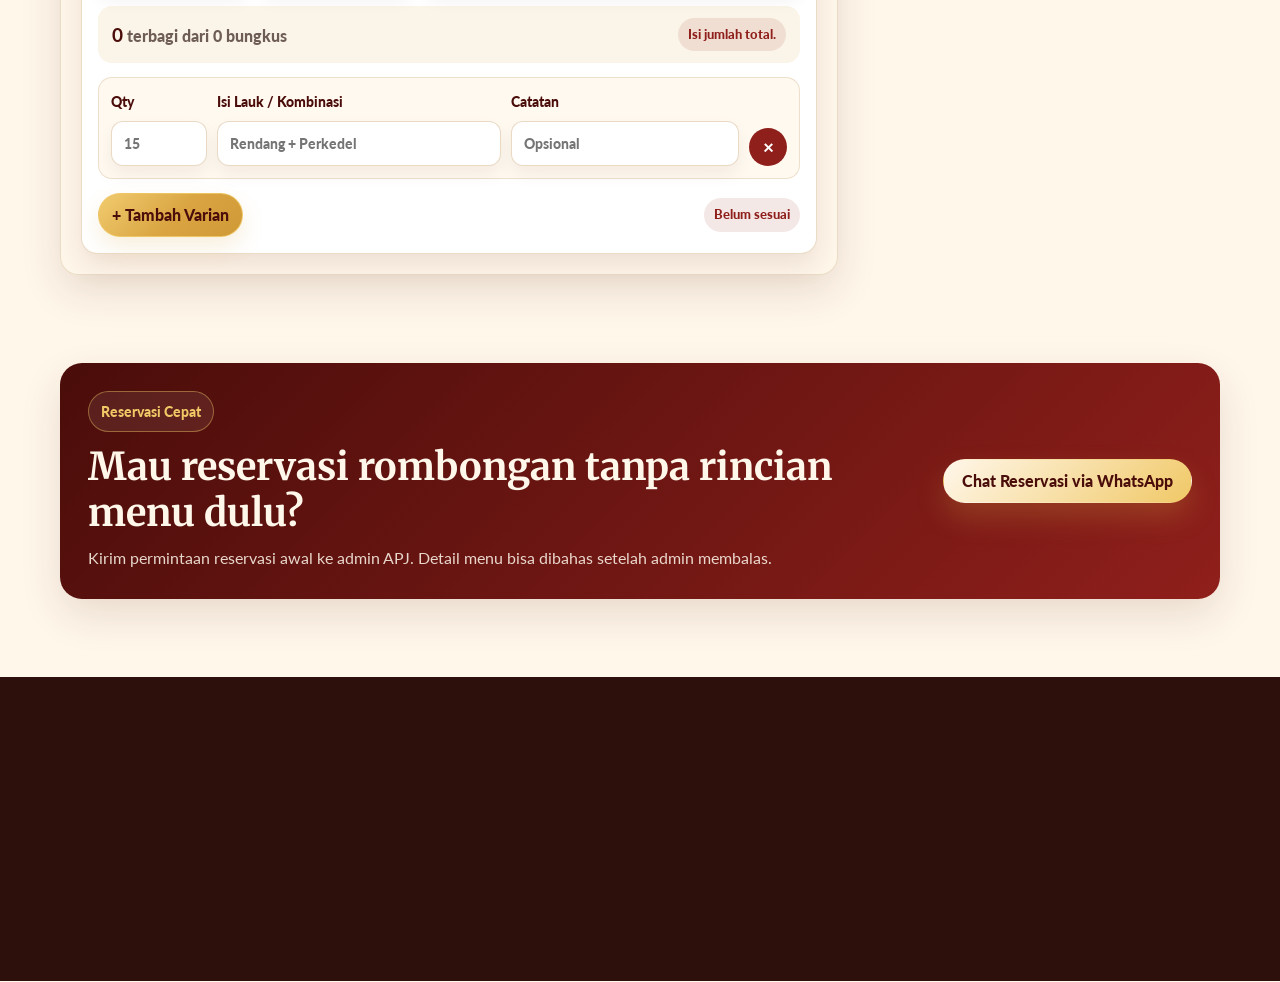
<file: pesanan-acara.html>
<!DOCTYPE html>
<html lang="id">
  <head>
    <meta charset="UTF-8" />
    <meta name="viewport" content="width=device-width, initial-scale=1.0" />
    <title>Pesanan Acara | Ampera Pak Jenggot</title>
    <meta name="description" content="Buat pesanan nasi kotak, nasi bungkus, lauk saja, dan reservasi acara Ampera Pak Jenggot dari website lalu checkout ke WhatsApp admin APJ." />
    <link rel="preconnect" href="https://fonts.googleapis.com" />
    <link rel="preconnect" href="https://fonts.gstatic.com" crossorigin />
    <link href="https://fonts.googleapis.com/css2?family=Great+Vibes&family=Lato:wght@400;700;900&family=Merriweather:wght@700;900&display=swap" rel="stylesheet" />
    <link rel="preconnect" href="https://script.google.com" />
    <link rel="preconnect" href="https://script.googleusercontent.com" crossorigin />
    <link rel="icon" href="assets/img/favicon.png" />
    <link rel="stylesheet" href="assets/css/style.css?v=20260707-custom-order-empty-responsive1" />
    <script src="assets/js/main.js?v=20260711-admin-pin-gate1" defer></script>
    <script src="assets/js/pesanan-acara.js?v=20260707-custom-order-empty-responsive1" defer></script>
  </head>
  <body class="order-page custom-order-page">
    <a class="skip-link" href="#main">Lewati ke konten</a>

    <header class="site-header" id="top">
      <div class="nav-shell">
        <a class="brand" href="index.html#beranda" aria-label="Ampera Pak Jenggot, kembali ke beranda">
          <img src="assets/img/logo-apj.png" alt="Logo APJ" class="brand-logo" width="54" height="64" decoding="async" fetchpriority="high" />
          <span class="brand-copy">
            <strong>Ampera Pak Jenggot</strong>
            <small>Cita Rasa Minang di Kota Batu</small>
          </span>
        </a>

        <nav class="desktop-nav" aria-label="Navigasi utama">
          <a href="index.html#beranda">Beranda</a>
          <a href="menu.html">Menu</a>
          <a href="index.html#outlet">Lokasi</a>
          <a href="index.html#cerita">About</a>
          <a href="index.html#kontak">Kontak</a>
        </nav>

        <div class="header-actions">
          <a class="btn btn-outline btn-small" href="menu.html">Menu Online</a>
          <a class="btn btn-gold btn-small" href="#order-builder">Buat Pesanan</a>
        </div>

        <button class="mobile-toggle" type="button" aria-expanded="false" aria-controls="mobile-menu" aria-label="Buka menu">
          <span></span>
          <span></span>
          <span></span>
        </button>
      </div>

      <div class="mobile-menu" id="mobile-menu" aria-hidden="true">
        <nav aria-label="Navigasi mobile">
          <a href="index.html#beranda">Beranda</a>
          <a href="menu.html">Menu</a>
          <a href="index.html#outlet">Lokasi</a>
          <a href="index.html#cerita">About</a>
          <a href="index.html#kontak">Kontak</a>
        </nav>
      </div>
    </header>

    <main id="main">
      <section class="order-hero custom-order-hero">
        <div class="container order-hero-inner">
          <p class="section-kicker light">Pesanan Kotak, Bungkus &amp; Acara</p>
          <h1>Buat pesanan custom, kirim rapi ke WhatsApp.</h1>
          <p>
            Cocok untuk nasi kotak, nasi bungkus, lauk saja, acara kantor, rombongan, pengajian, sekolah, dan keluarga besar. Bagi pesanan menjadi beberapa tipe, lalu admin APJ akan konfirmasi ketersediaan dan total akhir.
          </p>
          <div class="custom-order-hero-actions">
            <a class="btn btn-cream" href="#order-builder">Mulai Buat Pesanan</a>
            <button class="btn btn-ghost" id="load-sample-order" type="button">Isi Contoh Pesanan</button>
          </div>
        </div>
      </section>

      <section class="custom-order-section" id="order-builder" aria-labelledby="custom-order-title">
        <div class="container">
          <div class="custom-order-heading">
            <div>
              <p class="section-kicker">Order Custom</p>
              <h2 id="custom-order-title">Rincian Pemesanan</h2>
              <p>Pakai grup pesanan supaya order campur tetap terbaca jelas: nasi bungkus, nasi kotak, dan lauk saja.</p>
            </div>
            <div class="custom-order-mini-note">
              <strong>Tips</strong>
              <span>Untuk nasi kotak/bungkus, total varian harus sama dengan jumlah total.</span>
            </div>
          </div>

          <div class="custom-order-layout">
            <div class="custom-order-main">
              <section class="custom-order-card" aria-labelledby="customer-info-title">
                <div class="custom-card-heading">
                  <span>1</span>
                  <div>
                    <h3 id="customer-info-title">Data Pemesan</h3>
                    <p>Isi singkat saja. Detail harga tetap dikonfirmasi admin.</p>
                  </div>
                </div>

                <div class="custom-field-grid">
                  <label>
                    Nama Pemesan
                    <input id="customer-name" type="text" placeholder="Contoh: Bapak Andi" autocomplete="name" />
                  </label>
                  <label>
                    No. WhatsApp
                    <input id="customer-phone" type="tel" placeholder="Contoh: 0822xxxx" autocomplete="tel" />
                  </label>
                  <label>
                    Tanggal Pesanan / Acara
                    <input id="order-date" type="date" />
                  </label>
                  <label>
                    Jam Ambil / Kirim
                    <input id="order-time" type="time" />
                  </label>
                  <label>
                    Metode
                    <select id="order-method">
                      <option value="Ambil sendiri">Ambil sendiri</option>
                      <option value="Delivery / Diantar">Delivery / Diantar</option>
                      <option value="Makan di tempat / Reservasi">Makan di tempat / Reservasi</option>
                    </select>
                  </label>
                  <label>
                    Outlet / Alamat
                    <input id="order-location" type="text" placeholder="Outlet tujuan atau alamat pengiriman" />
                  </label>
                </div>

                <label class="custom-full-field">
                  Catatan Umum
                  <textarea id="order-note" rows="3" placeholder="Contoh: sambal dipisah, kuah dibungkus terpisah, untuk acara jam 11.00"></textarea>
                </label>
              </section>

              <section class="custom-order-card" aria-labelledby="groups-title">
                <div class="custom-card-heading custom-card-heading-split">
                  <div class="custom-card-heading-left">
                    <span>2</span>
                    <div>
                      <h3 id="groups-title">Grup Pesanan</h3>
                      <p>Tambah beberapa tipe pesanan dalam satu order.</p>
                    </div>
                  </div>
                  <div class="group-add-actions" aria-label="Tambah grup pesanan">
                    <button class="btn btn-gold btn-small" type="button" data-add-group="Nasi Bungkus">+ Nasi Bungkus</button>
                    <button class="btn btn-gold btn-small" type="button" data-add-group="Nasi Kotak">+ Nasi Kotak</button>
                    <button class="btn btn-gold btn-small" type="button" data-add-group="Lauk Saja">+ Lauk Saja</button>
                  </div>
                </div>

                <div id="custom-groups" class="custom-groups" aria-live="polite"></div>
                <div id="custom-empty-state" class="custom-empty-state">
                  <span class="custom-empty-icon" aria-hidden="true">+</span>
                  <h3>Mulai dari satu jenis pesanan dulu</h3>
                  <p>Pilih kebutuhan utama pelanggan. Kalau pesanan campur, nanti bisa tambah grup lain setelahnya.</p>
                  <div class="custom-empty-actions" aria-label="Pilih jenis pesanan awal">
                    <button class="btn btn-gold btn-small" type="button" data-add-group="Nasi Bungkus">Nasi Bungkus</button>
                    <button class="btn btn-gold btn-small" type="button" data-add-group="Nasi Kotak">Nasi Kotak</button>
                    <button class="btn btn-gold btn-small" type="button" data-add-group="Lauk Saja">Lauk Saja</button>
                  </div>
                </div>
              </section>
            </div>

            <aside class="custom-summary-panel" aria-labelledby="summary-title">
              <p class="section-kicker">Ringkasan</p>
              <h2 id="summary-title">Siap dikirim ke admin</h2>
              <div id="custom-summary-list" class="custom-summary-list">
                <p class="custom-summary-empty">Rincian pesanan akan tampil di sini.</p>
              </div>

              <div class="custom-summary-status" id="custom-summary-status" data-status="info">
                Tambahkan grup pesanan dulu.
              </div>

              <button id="custom-checkout-wa" class="btn btn-gold custom-checkout-btn" type="button" disabled>Kirim Pesanan via WhatsApp</button>
              <button id="custom-copy-message" class="custom-copy-btn" type="button" disabled>Salin Format Pesanan</button>
              <p class="checkout-note">Harga dan ketersediaan akan dikonfirmasi oleh admin APJ. Ini bukan pembayaran otomatis.</p>
            </aside>
          </div>
        </div>
      </section>

      <section class="reservation-section" aria-labelledby="reservation-title">
        <div class="container reservation-card">
          <div>
            <p class="section-kicker light">Reservasi Cepat</p>
            <h2 id="reservation-title">Mau reservasi rombongan tanpa rincian menu dulu?</h2>
            <p>Kirim permintaan reservasi awal ke admin APJ. Detail menu bisa dibahas setelah admin membalas.</p>
          </div>
          <button id="reservation-wa" class="btn btn-cream" type="button">Chat Reservasi via WhatsApp</button>
        </div>
      </section>
    </main>

    <footer class="site-footer" id="kontak">
      <div class="container footer-grid">
        <div>
          <h2>Ampera Pak Jenggot</h2>
          <p>Masakan Padang untuk makan harian, nasi bungkus, nasi kotak, dan pesanan rombongan. Menjaga rasa Minang sejak 2006.</p>
        </div>
        <div>
          <h3>Menu</h3>
          <a href="menu.html">Menu Online</a>
          <a href="pesanan-acara.html">Pesanan Acara</a>
          <a href="index.html#outlet">Outlet</a>
        </div>
        <div>
          <h3>Informasi</h3>
          <a href="index.html#cerita">Cerita APJ</a>
          <a href="index.html#kontak">Kontak</a>
          <a href="admin-menu.html">Admin Menu</a>
        </div>
        <div>
          <h3>Kontak</h3>
          <p>WhatsApp: 08xx-xxxx-xxxx</p>
          <p>Email: info@amperapakjenggot.com</p>
          <p>Indonesia</p>
        </div>
      </div>
      <div class="container footer-bottom">
        <p>&copy; 2026 Ampera Pak Jenggot Semua hak dilindungi.</p>
      </div>
    </footer>
  </body>
</html>
</file>
<file: assets/css/style.css>
:root {
  --primary-maroon: #8f1f1b;
  --dark-maroon: #5e1411;
  --deep-maroon: #4a0d0a;
  --cream: #fff7ea;
  --soft-cream: #fff1d9;
  --gold: #d9a441;
  --light-gold: #f0c866;
  --text-brown: #261612;
  --muted-text: #6e5d55;
  --border-cream: #ead9c2;
  --whatsapp: #1fa855;
  --white: #ffffff;
  --font-heading: "Merriweather", Georgia, serif;
  --font-script: "Great Vibes", "Brush Script MT", cursive;
  --font-body: "Lato", Arial, sans-serif;
  --shadow-soft: 0 16px 42px rgba(74, 13, 10, 0.12);
  --shadow-card: 0 12px 28px rgba(74, 13, 10, 0.1);
  --radius-card: 8px;
  --container: 1160px;
  --header-height: 82px;
}

*,
*::before,
*::after {
  box-sizing: border-box;
}

html {
  scroll-behavior: smooth;
}

body {
  margin: 0;
  color: var(--text-brown);
  font-family: var(--font-body);
  font-size: 16px;
  line-height: 1.65;
  letter-spacing: 0;
  background: var(--cream);
  overflow-x: hidden;
}

body.menu-open {
  overflow: hidden;
}

img,
svg {
  display: block;
  max-width: 100%;
}

a {
  color: inherit;
  text-decoration: none;
}

p,
h1,
h2,
h3,
figure {
  margin: 0;
}

button,
input,
textarea,
select {
  font: inherit;
}

.container {
  width: min(100% - 40px, var(--container));
  margin-inline: auto;
}

.skip-link {
  position: fixed;
  top: 12px;
  left: 12px;
  z-index: 1000;
  padding: 10px 14px;
  border-radius: 8px;
  color: var(--deep-maroon);
  background: var(--light-gold);
  transform: translateY(-140%);
  transition: transform 180ms ease;
}

.skip-link:focus {
  transform: translateY(0);
}

.sr-only {
  position: absolute;
  width: 1px;
  height: 1px;
  padding: 0;
  margin: -1px;
  overflow: hidden;
  clip: rect(0, 0, 0, 0);
  white-space: nowrap;
  border: 0;
}

/* Hero text animation: Animate.css compatible pulse */
.animate__animated {
  animation-duration: 1.35s;
  animation-fill-mode: both;
}

.animate__pulse {
  animation-name: animatePulse;
  animation-timing-function: ease-in-out;
}

.hero-title-main.animate__pulse {
  animation-delay: 120ms;
}

.hero-description.animate__pulse {
  animation-delay: 240ms;
}

@keyframes animatePulse {
  0% {
    transform: scale3d(1, 1, 1);
  }

  50% {
    transform: scale3d(1.035, 1.035, 1.035);
  }

  100% {
    transform: scale3d(1, 1, 1);
  }
}

/* Hero buttons pulse once on first load */
.quick-actions a.pulse-once {
  animation-iteration-count: 1;
}

.quick-actions a.pulse-once:nth-child(1) { animation-delay: 320ms; }
.quick-actions a.pulse-once:nth-child(2) { animation-delay: 420ms; }
.quick-actions a.pulse-once:nth-child(3) { animation-delay: 520ms; }
.quick-actions a.pulse-once:nth-child(4) { animation-delay: 620ms; }
.quick-actions a.pulse-once:nth-child(5) { animation-delay: 720ms; }
.quick-actions a.pulse-once:nth-child(6) { animation-delay: 820ms; }



.site-header {
  position: sticky;
  top: 0;
  z-index: 100;
  min-height: var(--header-height);
  color: var(--white);
  background: rgba(74, 13, 10, 0.98);
  box-shadow: 0 10px 28px rgba(38, 22, 18, 0.18);
}

.nav-shell {
  width: min(100% - 40px, var(--container));
  min-height: var(--header-height);
  margin-inline: auto;
  display: grid;
  grid-template-columns: auto 1fr auto;
  align-items: center;
  gap: 26px;
}

.brand {
  display: inline-flex;
  align-items: center;
  gap: 12px;
  min-width: 260px;
}

.brand-logo {
  width: 54px;
  height: 64px;
  object-fit: contain;
  flex: 0 0 auto;
  filter: drop-shadow(0 8px 14px rgba(0, 0, 0, 0.22));
}

.brand-copy {
  display: grid;
  line-height: 1.2;
}

.brand-copy strong {
  font-family: var(--font-heading);
  font-size: 1.04rem;
  color: var(--white);
}

.brand-copy small {
  margin-top: 3px;
  color: rgba(255, 247, 234, 0.82);
  font-size: 0.78rem;
}

.desktop-nav {
  display: flex;
  align-items: center;
  justify-content: center;
  gap: 20px;
  color: rgba(255, 247, 234, 0.9);
  font-size: 0.94rem;
  font-weight: 700;
}

.desktop-nav a,
.site-footer a {
  transition: color 180ms ease;
}

.desktop-nav a:hover,
.desktop-nav a:focus-visible,
.site-footer a:hover,
.site-footer a:focus-visible {
  color: var(--light-gold);
}

.header-actions {
  display: flex;
  align-items: center;
  justify-content: flex-end;
  gap: 10px;
}

.btn {
  display: inline-flex;
  align-items: center;
  justify-content: center;
  min-height: 44px;
  padding: 11px 18px;
  border: 1px solid transparent;
  border-radius: 999px;
  font-weight: 900;
  line-height: 1.15;
  text-align: center;
  cursor: pointer;
  transition: transform 180ms ease, box-shadow 180ms ease, background-color 180ms ease, border-color 180ms ease, color 180ms ease;
}

.btn:hover,
.btn:focus-visible {
  transform: translateY(-2px);
}

.btn-small {
  min-height: 38px;
  padding: 9px 14px;
  font-size: 0.9rem;
}

.btn-gold {
  color: var(--deep-maroon);
  background: var(--gold);
  box-shadow: 0 10px 22px rgba(217, 164, 65, 0.24);
}

.btn-gold:hover,
.btn-gold:focus-visible {
  background: var(--light-gold);
}

.btn-outline {
  color: var(--soft-cream);
  border-color: rgba(240, 200, 102, 0.85);
  background: transparent;
}

.btn-outline:hover,
.btn-outline:focus-visible,
.btn-ghost:hover,
.btn-ghost:focus-visible {
  color: var(--deep-maroon);
  background: var(--light-gold);
  border-color: var(--light-gold);
}

.btn-cream {
  color: var(--deep-maroon);
  background: linear-gradient(135deg, var(--cream), var(--light-gold));
  box-shadow: 0 14px 28px rgba(217, 164, 65, 0.24);
}

.btn-ghost {
  color: var(--cream);
  border-color: rgba(255, 247, 234, 0.55);
  background: rgba(255, 247, 234, 0.05);
}

.mobile-toggle {
  display: none;
  width: 38px;
  height: 38px;
  padding: 0;
  border: 1px solid rgba(255, 247, 234, 0.26);
  border-radius: 10px;
  color: var(--cream);
  background: rgba(255, 247, 234, 0.06);
  box-shadow: 0 8px 18px rgba(38, 22, 18, 0.12);
  cursor: pointer;
  place-items: center;
}

.mobile-toggle span {
  display: block;
  width: 16px;
  height: 2px;
  margin: 2.5px auto;
  border-radius: 999px;
  background: currentColor;
  transition: transform 200ms ease, opacity 200ms ease;
}

.mobile-toggle.is-open span:nth-child(1) {
  transform: translateY(4.5px) rotate(45deg);
}

.mobile-toggle.is-open span:nth-child(2) {
  opacity: 0;
}

.mobile-toggle.is-open span:nth-child(3) {
  transform: translateY(-4.5px) rotate(-45deg);
}

.mobile-menu {
  position: fixed;
  top: calc(var(--header-height) - 2px);
  right: 16px;
  z-index: 101;
  width: min(228px, calc(100vw - 32px));
  padding: 8px;
  border: 1px solid rgba(240, 200, 102, 0.26);
  border-radius: 14px;
  color: var(--cream);
  background: rgba(74, 13, 10, 0.985);
  box-shadow: 0 18px 34px rgba(38, 22, 18, 0.24);
  opacity: 0;
  visibility: hidden;
  pointer-events: none;
  transform: translateY(-8px) scale(0.98);
  transform-origin: top right;
  transition: opacity 180ms ease, transform 180ms ease, visibility 0s linear 180ms;
}

.mobile-menu.is-open {
  opacity: 1;
  visibility: visible;
  pointer-events: auto;
  transform: translateY(0) scale(1);
  transition: opacity 180ms ease, transform 180ms ease, visibility 0s;
}

.mobile-menu nav {
  display: grid;
  gap: 2px;
}

.mobile-menu a {
  display: flex;
  align-items: center;
  min-height: 34px;
  padding: 9px 10px;
  border-radius: 10px;
  font-size: 0.94rem;
  font-weight: 800;
}

.mobile-menu nav a:hover,
.mobile-menu nav a:focus-visible {
  color: var(--deep-maroon);
  background: var(--light-gold);
}

.mobile-menu-actions {
  display: grid;
  grid-template-columns: 1fr 1fr;
  gap: 8px;
  margin-top: 12px;
}

.mobile-menu-actions .btn {
  min-height: 40px;
  padding: 9px 10px;
  font-size: 0.84rem;
}

.hero {
  position: relative;
  isolation: isolate;
  overflow: hidden;
  color: var(--cream);
  background:
    linear-gradient(180deg, rgba(74, 13, 10, 0.52), rgba(74, 13, 10, 0.60)),
    linear-gradient(90deg, rgba(74, 13, 10, 0.78), rgba(94, 20, 17, 0.58) 48%, rgba(143, 31, 27, 0.68)),
    image-set(
      url("../img/rumah-gadang-hero.webp") type("image/webp"),
      url("../img/rumah-gadang-hero.jpg") type("image/jpeg")
    ) center 58% / cover no-repeat,
    var(--deep-maroon);
}

.hero-pattern {
  display: none;
}

.hero::before {
  content: "";
  position: absolute;
  inset: 0;
  z-index: -1;
  background:
    radial-gradient(circle at 50% 35%, rgba(217, 164, 65, 0.18), transparent 34%),
    linear-gradient(180deg, rgba(74, 13, 10, 0.04), rgba(74, 13, 10, 0.24));
  pointer-events: none;
}

.hero-silhouette {
  display: none;
}

.hero-inner {
  min-height: 600px;
  padding: 92px 0 96px;
  display: grid;
  place-items: center;
  align-content: center;
  text-align: center;
}

.hero-badge,
.section-kicker {
  display: inline-flex;
  width: max-content;
  max-width: 100%;
  align-items: center;
  justify-content: center;
  margin-inline: auto;
  padding: 8px 12px;
  border: 1px solid rgba(217, 164, 65, 0.45);
  border-radius: 999px;
  color: var(--deep-maroon);
  background: rgba(217, 164, 65, 0.18);
  font-size: 0.88rem;
  font-weight: 900;
}

.hero-badge {
  margin-top: 20px;
  color: var(--light-gold);
  background: rgba(255, 247, 234, 0.08);
}

.section-kicker.light {
  color: var(--light-gold);
  border-color: rgba(240, 200, 102, 0.42);
  background: rgba(255, 247, 234, 0.08);
}

.hero h1 {
  max-width: 820px;
  margin: 22px auto 0;
  font-family: var(--font-heading);
  line-height: 1.08;
}

.hero-script,
.hero-title-main {
  display: block;
}

.hero-script {
  color: var(--light-gold);
  font-family: var(--font-script);
  font-size: 4.2rem;
  font-weight: 400;
  line-height: 0.95;
  text-shadow: 0 8px 24px rgba(38, 22, 18, 0.28);
}

.hero-title-main {
  margin-top: 4px;
  color: var(--cream);
  font-family: var(--font-heading);
  font-size: clamp(2.2rem, 7.2vw, 4.35rem);
  font-weight: 900;
  line-height: 1.06;
  white-space: nowrap;
  text-shadow: 0 8px 26px rgba(38, 22, 18, 0.32);
}

.hero-description {
  max-width: 720px;
  margin: 22px auto 0;
  color: rgba(255, 247, 234, 0.9);
  font-size: 1.08rem;
}

.hero-actions {
  display: flex;
  justify-content: center;
  gap: 10px;
  flex-wrap: wrap;
  margin-top: 30px;
}

.signature-section {
  position: relative;
  padding: 0 0 2px;
  background: var(--cream);
}

.signature-visual {
  position: relative;
  width: min(100%, 980px);
  margin: 0 auto 22px;
  padding: 18px;
}

.signature-blur {
  position: absolute;
  inset: 2px 0 auto;
  width: 100%;
  height: calc(100% - 44px);
  object-fit: cover;
  border-radius: 34px;
  filter: blur(22px);
  opacity: 0.34;
  transform: scale(0.985);
}

.signature-main {
  position: relative;
  z-index: 1;
  width: 100%;
  aspect-ratio: 16 / 8;
  object-fit: cover;
  border-radius: 32px;
  box-shadow: 0 28px 68px rgba(74, 13, 10, 0.18);
}

.signature-visual::after {
  content: "";
  position: absolute;
  inset: 18px;
  z-index: 2;
  border-radius: 32px;
  background: linear-gradient(180deg, rgba(255, 247, 234, 0.08), rgba(255, 247, 234, 0.22));
  pointer-events: none;
}

.signature-visual figcaption {
  position: relative;
  z-index: 3;
  width: max-content;
  max-width: calc(100% - 32px);
  margin: -34px auto 0;
  padding: 12px 18px;
  border: 1px solid rgba(234, 217, 194, 0.88);
  border-radius: 999px;
  color: var(--deep-maroon);
  background: rgba(255, 247, 234, 0.92);
  box-shadow: var(--shadow-card);
  font-weight: 900;
  text-align: center;
}

.quick-actions {
  width: min(100%, 920px);
  margin: 30px auto 0;
  padding: 0;
  border: 0;
  border-radius: 0;
  background: transparent;
  box-shadow: none;
  display: grid;
  grid-template-columns: repeat(3, minmax(0, 1fr));
  gap: 12px;
  transform: none;
}

.quick-actions a {
  display: inline-flex;
  align-items: center;
  justify-content: center;
  gap: 10px;
  min-height: 52px;
  padding: 12px 18px;
  border: 1px solid rgba(240, 200, 102, 0.9);
  border-radius: 999px;
  color: var(--deep-maroon);
  background: linear-gradient(135deg, #f1cb6f 0%, var(--gold) 55%, #cf9936 100%);
  box-shadow:
    0 10px 22px rgba(217, 164, 65, 0.24),
    0 0 0 1px rgba(255, 236, 188, 0.18) inset,
    0 0 18px rgba(240, 200, 102, 0.16);
  font-weight: 900;
  line-height: 1.15;
  text-align: center;
  transition: transform 180ms ease, box-shadow 180ms ease, background 180ms ease, color 180ms ease;
}

.quick-actions .qa-icon {
  display: inline-flex;
  align-items: center;
  justify-content: center;
  width: 36px;
  height: 36px;
  flex: 0 0 36px;
}

.quick-actions .qa-icon svg,
.quick-actions .qa-icon-img {
  display: block;
  width: 100%;
  height: 100%;
  object-fit: contain;
}

.quick-actions .qa-gofood .qa-icon {
  width: 44px;
  height: 36px;
  flex-basis: 44px;
}

.quick-actions .qa-grabfood .qa-icon {
  width: 64px;
  height: 28px;
  flex-basis: 64px;
}

.quick-actions .qa-svg-stroke {
  stroke: currentColor;
  stroke-width: 2.2;
  stroke-linecap: round;
  stroke-linejoin: round;
  fill: none;
}

.quick-actions .qa-svg-fill {
  color: currentColor;
  fill: currentColor;
  stroke: none;
}

.quick-actions .qa-svg-fill path {
  fill: currentColor;
}

.quick-actions .qa-icon-reverse {
  fill: var(--cream);
  paint-order: stroke fill;
  stroke: none;
}

.quick-actions .qa-text {
  display: inline;
  white-space: nowrap;
}

.quick-actions a:hover,
.quick-actions a:focus-visible {
  transform: translateY(-2px);
  color: var(--deep-maroon);
  background: linear-gradient(135deg, #f6d57f 0%, #e8b94f 55%, #d8a33e 100%);
  box-shadow:
    0 14px 28px rgba(217, 164, 65, 0.28),
    0 0 0 1px rgba(255, 244, 214, 0.22) inset,
    0 0 22px rgba(240, 200, 102, 0.2);
}


.menu-section {
  padding-top: 72px;
}

.section {
  padding: 72px 0;
}

.section-heading {
  max-width: 720px;
  margin: 0 auto 34px;
  text-align: center;
}

.section-heading h2,
.story-copy h2,
.group-copy h2,
.final-cta h2 {
  margin-top: 14px;
  font-family: var(--font-heading);
  font-size: 2.35rem;
  line-height: 1.18;
  color: var(--deep-maroon);
}

.section-heading p:not(.section-kicker) {
  margin-top: 12px;
  color: var(--muted-text);
}

.menu-grid {
  display: grid;
  grid-template-columns: repeat(4, minmax(0, 1fr));
  gap: 18px;
}

/* Home menu loading spinner */
.home-menu-loader {
  grid-column: 1 / -1;
  justify-self: center;
  width: min(100%, 360px);
  min-height: 260px;
  display: grid;
  place-items: center;
  align-content: center;
  gap: 14px;
  text-align: center;
}

.home-menu-loader p {
  margin: 0;
  color: var(--deep-maroon);
  font-family: var(--font-heading);
  font-size: 1.08rem;
  font-weight: 900;
}

.loader,
.loader:before,
.loader:after {
  border-radius: 50%;
}

.loader {
  color: var(--primary-maroon);
  font-size: 5px;
  text-indent: -99999em;
  margin: 0 auto;
  position: relative;
  width: 10em;
  height: 10em;
  box-shadow: inset 0 0 0 1em;
  transform: translateZ(0);
}

.loader:before,
.loader:after {
  position: absolute;
  content: "";
}

.loader:before {
  width: 5.2em;
  height: 10.2em;
  background: var(--cream);
  border-radius: 10.2em 0 0 10.2em;
  top: -0.1em;
  left: -0.1em;
  transform-origin: 5.1em 5.1em;
  animation: load2 2s infinite ease 1.5s;
}

.loader:after {
  width: 5.2em;
  height: 10.2em;
  background: var(--cream);
  border-radius: 0 10.2em 10.2em 0;
  top: -0.1em;
  left: 4.9em;
  transform-origin: 0.1em 5.1em;
  animation: load2 2s infinite ease;
}

@keyframes load2 {
  0% {
    transform: rotate(0deg);
  }

  100% {
    transform: rotate(360deg);
  }
}

.home-favorite-card {
  animation: apjCardPulse 2.6s ease-in-out infinite;
}

.home-favorite-card:nth-child(2) { animation-delay: 160ms; }
.home-favorite-card:nth-child(3) { animation-delay: 320ms; }
.home-favorite-card:nth-child(4) { animation-delay: 480ms; }

@keyframes apjCardPulse {
  0%, 100% {
    transform: translateY(0) scale(1);
    box-shadow: var(--shadow-card);
  }

  50% {
    transform: translateY(-3px) scale(1.015);
    box-shadow: 0 18px 38px rgba(74, 13, 10, 0.14);
  }
}

.menu-card.home-favorite-card:hover {
  animation-play-state: paused;
}

.menu-card,
.outlet-card,
.review-card,
.timeline-card,
.feature-card {
  border-radius: var(--radius-card);
  border: 1px solid rgba(234, 217, 194, 0.88);
  background: var(--white);
  box-shadow: var(--shadow-card);
}

.menu-card {
  overflow: hidden;
  min-width: 0;
  transition: transform 180ms ease, box-shadow 180ms ease;
}

.menu-card:hover,
.outlet-card:hover,
.review-card:hover {
  transform: translateY(-4px);
  box-shadow: 0 18px 38px rgba(74, 13, 10, 0.14);
}

.menu-photo {
  height: 152px;
  overflow: hidden;
  background: var(--soft-cream);
}

.menu-photo img {
  width: 100%;
  height: 100%;
  object-fit: cover;
}

.menu-card:nth-child(2) .menu-photo img {
  object-position: 44% 50%;
}

.menu-card:nth-child(3) .menu-photo img {
  object-position: 62% 50%;
}

.menu-card:nth-child(4) .menu-photo img {
  object-position: 70% 46%;
}

.menu-card-body {
  display: grid;
  min-height: 236px;
  padding: 16px;
}

.badge {
  width: max-content;
  max-width: 100%;
  padding: 5px 9px;
  border-radius: 999px;
  color: var(--deep-maroon);
  background: rgba(217, 164, 65, 0.22);
  font-size: 0.78rem;
  font-weight: 900;
}

.menu-card h3,
.outlet-card h3,
.timeline-card h3 {
  margin-top: 11px;
  color: var(--primary-maroon);
  font-family: var(--font-heading);
  font-size: 1.08rem;
  line-height: 1.3;
}

.menu-card p,
.outlet-card p,
.timeline-card p,
.review-card p,
.feature-card p {
  margin-top: 8px;
  color: var(--muted-text);
  font-size: 0.96rem;
  line-height: 1.55;
}

.card-footer {
  display: flex;
  align-items: center;
  justify-content: space-between;
  gap: 10px;
  margin-top: auto;
  padding-top: 16px;
}

.card-footer strong {
  color: var(--deep-maroon);
  font-size: 0.95rem;
}

.card-footer a,
.outlet-card a {
  display: inline-flex;
  align-items: center;
  justify-content: center;
  min-height: 34px;
  padding: 8px 11px;
  border-radius: 999px;
  color: var(--deep-maroon);
  background: rgba(217, 164, 65, 0.24);
  font-size: 0.88rem;
  font-weight: 900;
  transition: transform 180ms ease, background-color 180ms ease;
}

.card-footer a:hover,
.card-footer a:focus-visible,
.outlet-card a:hover,
.outlet-card a:focus-visible {
  transform: translateY(-2px);
  background: var(--light-gold);
}

.story-section {
  position: relative;
  isolation: isolate;
  overflow: hidden;
  padding: 86px 0;
  color: var(--cream);
  background:
    linear-gradient(135deg, var(--deep-maroon), var(--dark-maroon) 52%, var(--primary-maroon)),
    var(--deep-maroon);
}

.story-pattern {
  display: none;
}

.story-inner {
  display: grid;
  grid-template-columns: minmax(0, 1.12fr) minmax(320px, 0.88fr);
  gap: 38px;
  align-items: center;
}

.story-copy h2,
.group-copy h2,
.final-cta h2 {
  color: var(--cream);
}

.story-copy p {
  margin-top: 14px;
  color: rgba(255, 247, 234, 0.86);
}

blockquote {
  position: relative;
  margin: 24px 0 0;
  padding: 18px 20px;
  border-left: 4px solid var(--gold);
  border-radius: 8px;
  color: var(--light-gold);
  background: rgba(255, 247, 234, 0.07);
  font-family: var(--font-heading);
  font-size: 1.1rem;
  line-height: 1.6;
}

.timeline-grid {
  display: grid;
  gap: 14px;
}

.timeline-card {
  position: relative;
  padding: 20px;
  color: var(--cream);
  border-color: rgba(240, 200, 102, 0.25);
  background: rgba(255, 247, 234, 0.08);
  box-shadow: none;
}

.timeline-card::before {
  content: "";
  position: absolute;
  left: 20px;
  right: 20px;
  top: 0;
  height: 2px;
  background: linear-gradient(90deg, var(--gold), transparent);
}

.timeline-card span {
  display: inline-flex;
  color: var(--deep-maroon);
  background: var(--light-gold);
  padding: 5px 9px;
  border-radius: 999px;
  font-weight: 900;
}

.timeline-card h3 {
  color: var(--cream);
}

.timeline-card p {
  color: rgba(255, 247, 234, 0.78);
}

.group-section {
  padding: 78px 0;
  color: var(--cream);
  background:
    linear-gradient(120deg, rgba(74, 13, 10, 0.98), rgba(94, 20, 17, 0.95) 48%, rgba(143, 31, 27, 0.92)),
    var(--deep-maroon);
}

.group-inner {
  display: grid;
  grid-template-columns: minmax(0, 0.9fr) minmax(0, 1.1fr);
  gap: 38px;
  align-items: center;
}

.group-copy p:not(.section-kicker) {
  margin: 16px 0 24px;
  color: rgba(255, 247, 234, 0.86);
}

.feature-grid {
  display: grid;
  grid-template-columns: repeat(2, minmax(0, 1fr));
  gap: 14px;
}

.feature-card {
  display: grid;
  grid-template-columns: 46px 1fr;
  gap: 12px;
  align-items: center;
  min-height: 118px;
  padding: 18px;
  border-color: rgba(240, 200, 102, 0.28);
  color: var(--cream);
  background: rgba(255, 247, 234, 0.08);
  box-shadow: none;
}

.feature-card p {
  margin: 0;
  color: rgba(255, 247, 234, 0.9);
  font-weight: 800;
}

.feature-icon {
  display: grid;
  place-items: center;
  width: 46px;
  height: 46px;
  border-radius: 8px;
  color: var(--light-gold);
  background: rgba(217, 164, 65, 0.12);
}

.feature-icon svg {
  width: 25px;
  height: 25px;
  stroke: currentColor;
  stroke-width: 1.8;
  stroke-linecap: round;
  stroke-linejoin: round;
  fill: none;
}

.outlet-grid {
  display: grid;
  grid-template-columns: repeat(5, minmax(0, 1fr));
  gap: 14px;
}

.outlet-card {
  min-height: 184px;
  padding: 18px;
  display: grid;
  align-content: start;
  transition: transform 180ms ease, box-shadow 180ms ease;
}

.outlet-card a {
  width: max-content;
  margin-top: 16px;
}

.testimonials {
  background:
    linear-gradient(180deg, rgba(255, 241, 217, 0.65), rgba(255, 247, 234, 0.1)),
    var(--cream);
}

.review-grid {
  display: grid;
  grid-template-columns: repeat(3, minmax(0, 1fr));
  gap: 18px;
}

.review-card {
  min-height: 208px;
  padding: 22px;
  transition: transform 180ms ease, box-shadow 180ms ease;
}

.stars {
  color: var(--gold);
  font-size: 1.08rem;
  line-height: 1;
}

.review-card p {
  margin-top: 16px;
  font-size: 1rem;
  color: var(--text-brown);
}

.review-card strong {
  display: block;
  margin-top: 16px;
  color: var(--primary-maroon);
}

.final-cta {
  position: relative;
  overflow: hidden;
  padding: 76px 0;
  color: var(--cream);
  text-align: center;
  background:
    linear-gradient(135deg, rgba(74, 13, 10, 0.98), rgba(94, 20, 17, 0.95)),
    var(--deep-maroon);
}

.final-cta::before {
  content: none;
}

.final-cta-inner {
  position: relative;
  z-index: 1;
  max-width: 760px;
}

.final-cta p:not(.section-kicker) {
  margin-top: 14px;
  color: rgba(255, 247, 234, 0.88);
}

.final-actions {
  display: flex;
  justify-content: center;
  gap: 10px;
  flex-wrap: wrap;
  margin-top: 26px;
}

.site-footer {
  padding: 58px 0 26px;
  color: rgba(255, 247, 234, 0.82);
  background: #2d100c;
}

.footer-grid {
  display: grid;
  grid-template-columns: 1.4fr 0.8fr 0.8fr 1fr;
  gap: 32px;
}

.site-footer h2,
.site-footer h3 {
  color: var(--cream);
  font-family: var(--font-heading);
  line-height: 1.25;
}

.site-footer h2 {
  font-size: 1.4rem;
}

.site-footer h3 {
  margin-bottom: 12px;
  font-size: 1rem;
}

.site-footer p {
  margin-top: 10px;
}

.site-footer a {
  display: block;
  margin-top: 8px;
  color: rgba(255, 247, 234, 0.82);
}

.footer-bottom {
  margin-top: 34px;
  padding-top: 20px;
  border-top: 1px solid rgba(255, 247, 234, 0.14);
  color: rgba(255, 247, 234, 0.62);
  font-size: 0.92rem;
}

.floating-wa {
  position: fixed;
  right: 20px;
  bottom: 20px;
  z-index: 110;
  display: flex;
  align-items: center;
  justify-content: flex-start;
  width: 54px;
  height: 54px;
  border: none;
  border-radius: 50%;
  color: var(--white);
  background-color: #00d757;
  box-shadow: 2px 2px 10px rgba(0, 0, 0, 0.2), 0 16px 30px rgba(0, 215, 87, 0.24);
  font-weight: 900;
  cursor: pointer;
  overflow: hidden;
  transition: width 0.3s ease, border-radius 0.3s ease, transform 0.18s ease, box-shadow 0.3s ease;
}

.floating-wa .wa-sign {
  width: 54px;
  min-width: 54px;
  transition: width 0.3s ease, padding-left 0.3s ease;
  display: flex;
  align-items: center;
  justify-content: center;
}

.floating-wa .wa-svg {
  width: 28px;
  height: 28px;
}

.floating-wa .wa-svg path {
  fill: var(--white);
}

.floating-wa .wa-text {
  position: absolute;
  right: 0;
  width: 0;
  opacity: 0;
  color: var(--white);
  font-size: 1rem;
  font-weight: 900;
  line-height: 1;
  white-space: nowrap;
  transition: opacity 0.3s ease, width 0.3s ease, padding-right 0.3s ease;
}

.floating-wa:hover,
.floating-wa:focus-visible {
  width: 154px;
  border-radius: 999px;
  transform: translateY(-2px);
  box-shadow: 2px 2px 12px rgba(0, 0, 0, 0.22), 0 18px 36px rgba(0, 215, 87, 0.32);
}

.floating-wa:hover .wa-sign,
.floating-wa:focus-visible .wa-sign {
  width: 32%;
  padding-left: 10px;
}

.floating-wa:hover .wa-text,
.floating-wa:focus-visible .wa-text {
  opacity: 1;
  width: 68%;
  padding-right: 12px;
}

.floating-wa:active {
  transform: translate(2px, 2px);
}

@media (max-width: 1080px) {
  .nav-shell {
    gap: 18px;
  }

  .brand {
    min-width: 236px;
  }

  .desktop-nav {
    gap: 14px;
    font-size: 0.9rem;
  }

  .header-actions .btn-outline {
    display: none;
  }

  .menu-grid {
    grid-template-columns: repeat(2, minmax(0, 1fr));
  }

  .quick-actions a {
    gap: 8px;
    padding: 11px 14px;
    font-size: 0.9rem;
  }

  .quick-actions .qa-icon {
    width: 30px;
    height: 30px;
    flex-basis: 30px;
  }

  .quick-actions .qa-icon svg {
    width: 30px;
    height: 30px;
  }

  .outlet-grid {
    grid-template-columns: repeat(3, minmax(0, 1fr));
  }
}

@media (max-width: 940px) {
  :root {
    --header-height: 70px;
  }

  .desktop-nav,
  .header-actions {
    display: none;
  }

  .nav-shell {
    grid-template-columns: 1fr auto;
  }

  .brand {
    min-width: 0;
    gap: 10px;
  }

  .brand-logo {
    width: 40px;
    height: 48px;
  }

  .brand-copy strong {
    font-size: 0.98rem;
  }

  .brand-copy small {
    font-size: 0.72rem;
  }

  .mobile-toggle {
    display: grid;
  }

  .hero-inner {
    min-height: 640px;
    padding: 76px 0 82px;
  }

  .hero-script {
    font-size: 3.5rem;
  }

  .hero-title-main {
    font-size: clamp(2.05rem, 7vw, 3.25rem);
  }

  .hero-description {
    max-width: 660px;
    font-size: 0.98rem;
    line-height: 1.58;
  }

  .story-inner,
  .group-inner {
    grid-template-columns: 1fr;
  }

  .footer-grid {
    grid-template-columns: repeat(2, minmax(0, 1fr));
  }
}

@media (max-width: 700px) {
  .container,
  .nav-shell {
    width: min(100% - 28px, var(--container));
  }

  .brand-copy strong {
    font-size: 0.92rem;
  }

  .brand-copy small {
    display: none;
  }

  .mobile-menu {
    right: 14px;
    width: min(214px, calc(100vw - 28px));
    padding: 7px;
  }

  .mobile-menu a {
    min-height: 32px;
    padding: 9px 10px;
    font-size: 0.94rem;
  }

  .mobile-menu-actions .btn {
    min-height: 38px;
    padding: 8px 8px;
    font-size: 0.8rem;
  }

  .hero-inner {
    min-height: 600px;
    padding: 58px 0 66px;
  }

  .hero-script {
    font-size: 2.9rem;
  }

  .hero-title-main {
    font-size: clamp(1.82rem, 8.7vw, 2.38rem);
  }

  .hero-description {
    max-width: 92%;
    font-size: 0.88rem;
    line-height: 1.56;
  }

  .hero-actions {
    display: grid;
    grid-template-columns: repeat(3, minmax(0, 1fr));
    width: 100%;
    gap: 7px;
    margin-top: 24px;
  }

  .hero-actions .btn {
    min-height: 44px;
    padding: 9px 7px;
    font-size: 0.82rem;
    white-space: normal;
  }

  .signature-section {
    padding: 0 0 4px;
  }

  .signature-visual {
    padding: 10px;
    margin-bottom: 16px;
  }

  .signature-main {
    aspect-ratio: 4 / 3;
    border-radius: 24px;
  }

  .signature-blur {
    border-radius: 24px;
  }

  .signature-visual::after {
    inset: 10px;
    border-radius: 24px;
  }

  .signature-visual figcaption {
    margin-top: -24px;
    padding: 10px 13px;
    border-radius: 8px;
    font-size: 0.88rem;
    line-height: 1.35;
  }

  .quick-actions {
    width: min(100%, 320px);
    margin-top: 36px;
    margin-inline: auto;
    padding: 0;
    gap: 14px 18px;
    grid-template-columns: repeat(3, minmax(0, 1fr));
    justify-items: center;
    transform: none;
  }

  .quick-actions a {
    width: 100%;
    max-width: 72px;
    aspect-ratio: 1 / 1;
    min-height: 0;
    padding: 0;
    gap: 0;
    border-radius: 50%;
    font-size: 0;
  }

  .quick-actions .qa-icon {
    width: 42px;
    height: 42px;
    flex-basis: 42px;
  }

  .quick-actions .qa-gofood .qa-icon {
    width: 50px;
    height: 38px;
    flex-basis: 50px;
  }

  .quick-actions .qa-grabfood .qa-icon {
    width: 58px;
    height: 24px;
    flex-basis: 58px;
  }

  .quick-actions .qa-icon svg,
  .quick-actions .qa-icon-img {
    width: 100%;
    height: 100%;
  }

  .quick-actions .qa-text {
    display: none;
  }

  .menu-section {
    padding-top: 54px;
  }

  .section {
    padding: 54px 0;
  }

  .section-heading {
    margin-bottom: 24px;
  }

  .section-heading h2,
  .story-copy h2,
  .group-copy h2,
  .final-cta h2 {
    font-size: 1.86rem;
  }

  .menu-grid,
  .outlet-grid {
    grid-template-columns: repeat(2, minmax(0, 1fr));
    gap: 10px;
  }

  .menu-photo {
    height: 112px;
  }

  .menu-card-body {
    min-height: 244px;
    padding: 12px;
  }

  .badge {
    font-size: 0.72rem;
  }

  .menu-card h3,
  .outlet-card h3,
  .timeline-card h3 {
    font-size: 0.98rem;
  }

  .menu-card p,
  .outlet-card p,
  .timeline-card p,
  .review-card p,
  .feature-card p {
    font-size: 0.88rem;
    line-height: 1.5;
  }

  .card-footer {
    display: grid;
    align-items: start;
    gap: 8px;
  }

  .card-footer a {
    width: 100%;
  }

  .story-section,
  .group-section,
  .final-cta {
    padding: 58px 0;
  }

  .timeline-card,
  .feature-card,
  .review-card {
    padding: 16px;
  }

  .feature-grid {
    grid-template-columns: 1fr;
  }

  .feature-card {
    min-height: 94px;
  }

  .review-grid {
    grid-template-columns: 1fr;
    gap: 12px;
  }

  .review-card {
    min-height: auto;
  }

  .footer-grid {
    grid-template-columns: 1fr;
    gap: 24px;
  }

  .floating-wa {
    right: 14px;
    bottom: 14px;
    width: 50px;
    height: 50px;
  }

  .floating-wa .wa-sign {
    width: 50px;
    min-width: 50px;
  }

  .floating-wa .wa-svg {
    width: 25px;
    height: 25px;
  }

  .floating-wa:hover,
  .floating-wa:focus-visible {
    width: 142px;
  }

  .floating-wa .wa-text {
    font-size: 0.92rem;
  }
}

@media (max-width: 420px) {
  .brand-copy small {
    display: none;
  }

  .hero-script {
    font-size: 2.55rem;
  }

  .hero-title-main {
    font-size: clamp(1.62rem, 8.2vw, 2.08rem);
  }

  .hero-actions .btn {
    font-size: 0.76rem;
    padding-inline: 5px;
  }

  .quick-actions {
    width: min(100%, 286px);
    gap: 12px 14px;
    margin-top: 32px;
  }

  .quick-actions a {
    max-width: 64px;
  }

  .quick-actions .qa-icon {
    width: 32px;
    height: 32px;
    flex-basis: 32px;
  }

  .quick-actions .qa-icon svg {
    width: 32px;
    height: 32px;
  }

  .section-heading h2,
  .story-copy h2,
  .group-copy h2,
  .final-cta h2 {
    font-size: 1.68rem;
  }

  .menu-card-body {
    min-height: 262px;
  }

  .outlet-card {
    min-height: 178px;
    padding: 14px;
  }
}



/* Quick action PNG icon refinement */
.quick-actions .qa-icon-img {
  display: block;
  width: 100%;
  height: 100%;
  object-fit: contain;
}

.quick-actions .qa-icon {
  width: 38px;
  height: 38px;
  flex-basis: 38px;
}

.quick-actions .qa-gofood .qa-icon {
  width: 48px;
  height: 38px;
  flex-basis: 48px;
}

.quick-actions .qa-grabfood .qa-icon {
  width: 70px;
  height: 30px;
  flex-basis: 70px;
}

@media (max-width: 1080px) {
  .quick-actions .qa-icon {
    width: 34px;
    height: 34px;
    flex-basis: 34px;
  }

  .quick-actions .qa-gofood .qa-icon {
    width: 44px;
    height: 34px;
    flex-basis: 44px;
  }

  .quick-actions .qa-grabfood .qa-icon {
    width: 60px;
    height: 26px;
    flex-basis: 60px;
  }
}

@media (max-width: 700px) {
  .quick-actions .qa-icon {
    width: 42px;
    height: 42px;
    flex-basis: 42px;
  }

  .quick-actions .qa-gofood .qa-icon {
    width: 50px;
    height: 38px;
    flex-basis: 50px;
  }

  .quick-actions .qa-grabfood .qa-icon {
    width: 58px;
    height: 24px;
    flex-basis: 58px;
  }
}

@media (max-width: 420px) {
  .quick-actions .qa-icon {
    width: 38px;
    height: 38px;
    flex-basis: 38px;
  }

  .quick-actions .qa-gofood .qa-icon {
    width: 46px;
    height: 34px;
    flex-basis: 46px;
  }

  .quick-actions .qa-grabfood .qa-icon {
    width: 52px;
    height: 22px;
    flex-basis: 52px;
  }
}


/* Final micro-polish: hero actions comfort */
.quick-actions {
  margin-top: 26px;
}

.quick-actions a:active {
  transform: scale(0.96);
}

.quick-actions a:focus-visible,
.floating-wa:focus-visible {
  outline: 3px solid rgba(240, 200, 102, 0.42);
  outline-offset: 4px;
}

@media (max-width: 700px) {
  .hero-inner {
    padding-bottom: 84px;
  }

  .quick-actions {
    margin-top: 34px;
  }

  .floating-wa {
    right: 16px;
    bottom: 16px;
    width: 46px;
    height: 46px;
  }

  .floating-wa .wa-sign {
    width: 46px;
    min-width: 46px;
  }

  .floating-wa .wa-svg {
    width: 23px;
    height: 23px;
  }
}

@media (max-width: 420px) {
  .hero-inner {
    padding-bottom: 88px;
  }

  .quick-actions {
    margin-top: 30px;
  }

  .floating-wa {
    right: 14px;
    bottom: 14px;
    width: 44px;
    height: 44px;
  }

  .floating-wa .wa-sign {
    width: 44px;
    min-width: 44px;
  }

  .floating-wa .wa-svg {
    width: 22px;
    height: 22px;
  }
}



/* Performance polish: load smaller hero image on narrow screens and defer below-the-fold rendering */
@media (max-width: 700px) {
  .hero {
    background:
      linear-gradient(180deg, rgba(74, 13, 10, 0.52), rgba(74, 13, 10, 0.60)),
      linear-gradient(90deg, rgba(74, 13, 10, 0.78), rgba(94, 20, 17, 0.58) 48%, rgba(143, 31, 27, 0.68)),
      image-set(
        url("../img/rumah-gadang-hero-mobile.webp") type("image/webp"),
        url("../img/rumah-gadang-hero-mobile.jpg") type("image/jpeg")
      ) center 56% / cover no-repeat,
      var(--deep-maroon);
  }
}

@supports (content-visibility: auto) {
  .menu-section,
  .story-section,
  .group-section,
  .outlet-section,
  .testimonials,
  .final-cta,
  .site-footer {
    content-visibility: auto;
    contain-intrinsic-size: 1px 720px;
  }
}

@media (prefers-reduced-motion: reduce) {
  *,
  *::before,
  *::after {
    scroll-behavior: auto !important;
    transition-duration: 0.01ms !important;
    animation-duration: 0.01ms !important;
    animation-iteration-count: 1 !important;
  }
}

/* APJ Menu Online + Admin Menu */
.order-page,
.admin-page {
  background: var(--cream);
}

.order-hero {
  position: relative;
  overflow: hidden;
  padding: 84px 0 70px;
  color: var(--cream);
  background:
    linear-gradient(135deg, rgba(74, 13, 10, 0.98), rgba(94, 20, 17, 0.94) 54%, rgba(143, 31, 27, 0.9)),
    var(--deep-maroon);
}

.order-hero::after {
  content: "";
  position: absolute;
  inset: auto -10% -42% -10%;
  height: 210px;
  background: radial-gradient(circle at 50% 0%, rgba(240, 200, 102, 0.18), transparent 64%);
  pointer-events: none;
}

.order-hero-inner {
  position: relative;
  z-index: 1;
  max-width: 820px;
  text-align: center;
}

.order-hero h1,
.admin-topbar h1,
.admin-card h1 {
  margin-top: 14px;
  color: var(--cream);
  font-family: var(--font-heading);
  font-size: clamp(2.1rem, 5vw, 4rem);
  line-height: 1.12;
}

.order-hero p:not(.section-kicker) {
  max-width: 720px;
  margin: 16px auto 0;
  color: rgba(255, 247, 234, 0.86);
  font-size: 1.04rem;
}

.order-section {
  padding: 42px 0 82px;
}

.order-toolbar {
  display: grid;
  grid-template-columns: minmax(0, 1fr) minmax(260px, 380px);
  gap: 18px;
  align-items: end;
  margin-bottom: 18px;
}

.order-toolbar h2,
.cart-header h2 {
  color: var(--deep-maroon);
  font-family: var(--font-heading);
  font-size: 1.75rem;
  line-height: 1.2;
}

.menu-load-status {
  margin-top: 6px;
  color: var(--muted-text);
  font-size: 0.94rem;
  font-weight: 800;
}

.menu-load-status[data-type="success"] {
  color: #2d7a3f;
}

.menu-load-status[data-type="error"] {
  color: var(--primary-maroon);
}

.menu-search-label {
  display: block;
}

.menu-search-label input,
.checkout-fields input,
.checkout-fields select,
.checkout-fields textarea,
.admin-login-form input {
  width: 100%;
  border: 1px solid rgba(234, 217, 194, 0.96);
  border-radius: 999px;
  color: var(--text-brown);
  background: var(--white);
  box-shadow: 0 10px 24px rgba(74, 13, 10, 0.07);
  outline: none;
  transition: border-color 180ms ease, box-shadow 180ms ease;
}

.menu-search-label input {
  min-height: 48px;
  padding: 12px 18px;
  font-weight: 800;
}

.menu-search-label input:focus,
.checkout-fields input:focus,
.checkout-fields select:focus,
.checkout-fields textarea:focus,
.admin-login-form input:focus {
  border-color: var(--gold);
  box-shadow: 0 0 0 4px rgba(217, 164, 65, 0.18);
}

.menu-filter-scroll {
  display: flex;
  gap: 10px;
  overflow-x: auto;
  padding: 8px 2px 18px;
  scrollbar-width: thin;
}

.menu-filter-btn {
  flex: 0 0 auto;
  min-height: 38px;
  padding: 8px 14px;
  border: 1px solid rgba(217, 164, 65, 0.44);
  border-radius: 999px;
  color: var(--deep-maroon);
  background: rgba(217, 164, 65, 0.12);
  font-weight: 900;
  cursor: pointer;
  transition: transform 180ms ease, background-color 180ms ease, border-color 180ms ease;
}

.menu-filter-btn:hover,
.menu-filter-btn:focus-visible,
.menu-filter-btn.is-active {
  transform: translateY(-1px);
  border-color: var(--gold);
  background: var(--light-gold);
}

.order-layout {
  display: grid;
  grid-template-columns: minmax(0, 1fr) 350px;
  gap: 22px;
  align-items: start;
}

.order-menu-grid {
  display: grid;
  grid-template-columns: repeat(3, minmax(0, 1fr));
  gap: 16px;
}

.order-menu-card {
  overflow: hidden;
  border: 1px solid rgba(234, 217, 194, 0.9);
  border-radius: var(--radius-card);
  background: var(--white);
  box-shadow: var(--shadow-card);
  transition: transform 180ms ease, box-shadow 180ms ease, opacity 180ms ease;
}

.order-menu-card:hover {
  transform: translateY(-3px);
  box-shadow: 0 18px 38px rgba(74, 13, 10, 0.14);
}

.order-menu-card.is-empty {
  opacity: 0.72;
}

.order-menu-photo {
  position: relative;
  height: 154px;
  overflow: hidden;
  background: var(--soft-cream);
}

.order-menu-photo img {
  width: 100%;
  height: 100%;
  object-fit: cover;
}

.stock-badge {
  position: absolute;
  top: 10px;
  left: 10px;
  display: inline-flex;
  min-height: 28px;
  align-items: center;
  padding: 6px 10px;
  border-radius: 999px;
  color: var(--white);
  font-size: 0.78rem;
  font-weight: 900;
  box-shadow: 0 8px 18px rgba(38, 22, 18, 0.18);
}

.stock-available {
  background: #258b4b;
}

.stock-empty {
  background: var(--primary-maroon);
}

.order-menu-body {
  display: grid;
  min-height: 218px;
  padding: 15px;
}

.order-menu-category {
  color: var(--gold);
  font-size: 0.78rem;
  font-weight: 900;
  text-transform: uppercase;
  letter-spacing: 0.06em;
}

.order-menu-body h3 {
  margin-top: 8px;
  color: var(--primary-maroon);
  font-family: var(--font-heading);
  font-size: 1.08rem;
  line-height: 1.3;
}

.order-menu-desc {
  margin-top: 8px;
  color: var(--muted-text);
  font-size: 0.93rem;
  line-height: 1.5;
}

.order-menu-footer {
  display: flex;
  align-items: center;
  justify-content: space-between;
  gap: 10px;
  margin-top: auto;
  padding-top: 14px;
}

.order-menu-footer strong {
  color: var(--deep-maroon);
  font-size: 0.98rem;
}

.add-cart-btn,
.qty-btn,
.qty-control button,
.cart-line-actions button,
.cart-close,
.clear-cart-btn,
.availability-toggle {
  border: 0;
  font: inherit;
  cursor: pointer;
}

.add-cart-btn,
.qty-btn {
  min-height: 36px;
  padding: 8px 12px;
  border-radius: 999px;
  color: var(--deep-maroon);
  background: var(--light-gold);
  font-size: 0.88rem;
  font-weight: 900;
  transition: transform 180ms ease, box-shadow 180ms ease;
}

.add-cart-btn:hover,
.add-cart-btn:focus-visible {
  transform: translateY(-2px);
  box-shadow: 0 10px 22px rgba(217, 164, 65, 0.22);
}

.qty-btn.disabled {
  color: rgba(255, 247, 234, 0.86);
  background: rgba(143, 31, 27, 0.82);
  cursor: not-allowed;
}

.qty-control {
  display: inline-grid;
  grid-template-columns: 34px 32px 34px;
  align-items: center;
  border-radius: 999px;
  overflow: hidden;
  border: 1px solid rgba(217, 164, 65, 0.46);
  background: rgba(217, 164, 65, 0.14);
}

.order-action-wrap {
  display: inline-flex;
  align-items: center;
}

.order-mobile-stepper {
  display: none;
}

.qty-control button,
.cart-line-actions button {
  min-height: 34px;
  color: var(--deep-maroon);
  background: transparent;
  font-weight: 900;
}

.qty-control span,
.cart-line-actions span {
  text-align: center;
  color: var(--deep-maroon);
  font-weight: 900;
}

.cart-panel {
  position: sticky;
  top: calc(var(--header-height) + 18px);
  border: 1px solid rgba(234, 217, 194, 0.92);
  border-radius: 18px;
  background: rgba(255, 247, 234, 0.96);
  box-shadow: var(--shadow-soft);
  padding: 18px;
}

.cart-header {
  display: flex;
  justify-content: space-between;
  gap: 12px;
  align-items: start;
  margin-bottom: 14px;
}

.cart-header .section-kicker {
  margin: 0 0 8px;
}

.cart-close {
  display: none;
  width: 38px;
  height: 38px;
  border-radius: 999px;
  color: var(--deep-maroon);
  background: rgba(217, 164, 65, 0.2);
  font-size: 1.4rem;
  font-weight: 900;
  line-height: 1;
}

.cart-empty,
.menu-empty-state {
  padding: 18px;
  border: 1px dashed rgba(217, 164, 65, 0.6);
  border-radius: 14px;
  color: var(--muted-text);
  background: rgba(255, 241, 217, 0.66);
  font-weight: 800;
}

.menu-empty-state {
  grid-column: 1 / -1;
  text-align: center;
}

.cart-items {
  display: grid;
  gap: 10px;
}

.cart-line {
  display: grid;
  grid-template-columns: minmax(0, 1fr) auto;
  gap: 10px;
  align-items: center;
  padding: 12px;
  border-radius: 14px;
  background: var(--white);
  border: 1px solid rgba(234, 217, 194, 0.72);
}

.cart-line strong,
.cart-line span {
  display: block;
}

.cart-line strong {
  color: var(--deep-maroon);
  font-size: 0.94rem;
  line-height: 1.35;
}

.cart-line span {
  margin-top: 4px;
  color: var(--muted-text);
  font-size: 0.86rem;
  font-weight: 800;
}

.cart-line-actions {
  display: grid;
  grid-template-columns: 30px 28px 30px;
  align-items: center;
  border: 1px solid rgba(217, 164, 65, 0.42);
  border-radius: 999px;
  overflow: hidden;
  background: rgba(217, 164, 65, 0.1);
}

.cart-line-actions button {
  min-height: 30px;
}

.checkout-fields {
  display: grid;
  gap: 10px;
  margin-top: 14px;
}

.checkout-fields label,
.admin-login-form label {
  display: grid;
  gap: 6px;
  color: var(--deep-maroon);
  font-size: 0.88rem;
  font-weight: 900;
}

.checkout-fields input,
.checkout-fields select,
.checkout-fields textarea,
.admin-login-form input {
  border-radius: 12px;
  padding: 11px 12px;
  box-shadow: none;
}

.checkout-fields textarea {
  resize: vertical;
}

.checkout-fields input[readonly] {
  color: var(--deep-maroon);
  background: rgba(217, 164, 65, 0.12);
  cursor: default;
}

.shareloc-actions {
  display: grid;
  gap: 6px;
}

.shareloc-actions[hidden] {
  display: none;
}

.shareloc-btn {
  min-height: 40px;
  border: 1px solid rgba(217, 164, 65, 0.65);
  border-radius: 12px;
  color: var(--deep-maroon);
  background: var(--light-gold);
  font-weight: 900;
  cursor: pointer;
}

.shareloc-btn:hover,
.shareloc-btn:focus-visible {
  transform: translateY(-1px);
  box-shadow: 0 10px 22px rgba(217, 164, 65, 0.22);
}

.shareloc-btn:disabled {
  opacity: 0.7;
  cursor: progress;
}

.shareloc-status {
  min-height: 1.2em;
  color: var(--muted-text);
  font-size: 0.78rem;
  line-height: 1.35;
}

.shareloc-status[data-type="error"] {
  color: var(--primary-maroon);
}

.cart-summary {
  display: flex;
  justify-content: space-between;
  align-items: center;
  margin-top: 16px;
  padding-top: 14px;
  border-top: 1px solid rgba(234, 217, 194, 0.9);
  color: var(--deep-maroon);
  font-weight: 900;
}

.checkout-btn {
  width: 100%;
  margin-top: 14px;
}

.checkout-btn:disabled {
  opacity: 0.58;
  cursor: not-allowed;
  transform: none;
}

.clear-cart-btn {
  width: 100%;
  margin-top: 8px;
  padding: 9px 12px;
  color: var(--primary-maroon);
  background: transparent;
  font-weight: 900;
}

.checkout-note {
  margin-top: 10px;
  color: var(--muted-text);
  font-size: 0.82rem;
  line-height: 1.45;
}

.cart-backdrop,
.cart-mobile-bar {
  display: none;
}

body.cart-open {
  overflow: hidden;
}

/* Admin */
.admin-page {
  min-height: 100vh;
  color: var(--text-brown);
  background:
    radial-gradient(circle at 15% 0%, rgba(240, 200, 102, 0.18), transparent 28%),
    linear-gradient(135deg, var(--deep-maroon), var(--dark-maroon) 44%, var(--primary-maroon));
}

.admin-shell {
  width: min(100% - 32px, 1080px);
  min-height: 100vh;
  margin-inline: auto;
  padding: 34px 0;
  display: grid;
  align-items: center;
}

.admin-card,
.admin-app {
  border: 1px solid rgba(240, 200, 102, 0.25);
  border-radius: 22px;
  background: rgba(255, 247, 234, 0.98);
  box-shadow: 0 24px 70px rgba(38, 22, 18, 0.28);
}

.admin-card {
  width: min(100%, 470px);
  margin: auto;
  padding: 28px;
  text-align: center;
}

.admin-logo {
  width: 74px;
  height: 88px;
  object-fit: contain;
  margin: 0 auto 14px;
}

.admin-card .section-kicker,
.admin-card h1,
.admin-topbar h1 {
  color: var(--deep-maroon);
}

.admin-card h1,
.admin-topbar h1 {
  font-size: clamp(1.8rem, 4vw, 2.7rem);
}

.admin-muted,
.admin-hint {
  margin-top: 12px;
  color: var(--muted-text);
}

.admin-login-form {
  display: grid;
  gap: 14px;
  margin-top: 22px;
  text-align: left;
}

.admin-login-form .btn {
  width: 100%;
}

.admin-app {
  padding: 24px;
}

.admin-topbar {
  display: flex;
  align-items: end;
  justify-content: space-between;
  gap: 16px;
  margin-bottom: 18px;
}

.admin-topbar .section-kicker {
  margin: 0 0 8px;
}

.admin-actions {
  display: flex;
  gap: 8px;
  flex-wrap: wrap;
  justify-content: flex-end;
}

.admin-stats {
  display: grid;
  grid-template-columns: repeat(3, minmax(0, 1fr));
  gap: 12px;
  margin-bottom: 16px;
}

.admin-stats article {
  padding: 16px;
  border: 1px solid rgba(234, 217, 194, 0.92);
  border-radius: 16px;
  background: var(--white);
}

.admin-stats span,
.admin-code {
  color: var(--muted-text);
  font-size: 0.82rem;
  font-weight: 900;
  text-transform: uppercase;
  letter-spacing: 0.05em;
}

.admin-stats strong {
  display: block;
  margin-top: 6px;
  color: var(--deep-maroon);
  font-family: var(--font-heading);
  font-size: 2rem;
  line-height: 1;
}

.admin-controls {
  display: grid;
  gap: 10px;
  margin-bottom: 10px;
}

.admin-menu-list {
  display: grid;
  gap: 10px;
}

.admin-menu-row {
  display: grid;
  grid-template-columns: minmax(0, 1fr) auto;
  gap: 14px;
  align-items: center;
  padding: 14px;
  border: 1px solid rgba(234, 217, 194, 0.9);
  border-radius: 16px;
  background: var(--white);
  box-shadow: 0 10px 24px rgba(74, 13, 10, 0.06);
}

.admin-menu-row.is-empty {
  background: rgba(255, 241, 217, 0.76);
}

.admin-menu-main {
  display: grid;
  grid-template-columns: 74px minmax(0, 1fr);
  gap: 12px;
  align-items: center;
}

.admin-code {
  display: inline-flex;
  align-items: center;
  justify-content: center;
  min-height: 34px;
  padding: 6px 8px;
  border-radius: 999px;
  color: var(--deep-maroon);
  background: rgba(217, 164, 65, 0.18);
}

.admin-menu-main h3 {
  color: var(--primary-maroon);
  font-family: var(--font-heading);
  font-size: 1rem;
  line-height: 1.32;
}

.admin-menu-main p {
  margin-top: 4px;
  color: var(--muted-text);
  font-weight: 800;
  font-size: 0.9rem;
}

.availability-toggle {
  min-width: 118px;
  min-height: 42px;
  padding: 9px 14px;
  border-radius: 999px;
  color: var(--cream);
  background: var(--primary-maroon);
  font-weight: 900;
  transition: transform 180ms ease, background-color 180ms ease;
}

.availability-toggle.is-on {
  color: var(--white);
  background: #258b4b;
}

.availability-toggle:hover,
.availability-toggle:focus-visible {
  transform: translateY(-2px);
}

@media (max-width: 1080px) {
  .order-layout {
    grid-template-columns: minmax(0, 1fr) 320px;
  }

  .order-menu-grid {
    grid-template-columns: repeat(2, minmax(0, 1fr));
  }
}

@media (max-width: 820px) {
  .order-hero {
    padding: 64px 0 54px;
  }

  .order-toolbar {
    grid-template-columns: 1fr;
    align-items: start;
  }

  .order-layout {
    display: block;
  }

  .order-menu-grid {
    padding-bottom: 88px;
  }

  .cart-panel {
    position: fixed;
    top: auto;
    left: 0;
    right: 0;
    bottom: 0;
    z-index: 220;
    max-height: 88vh;
    overflow: auto;
    border-radius: 22px 22px 0 0;
    transform: translateY(102%);
    transition: transform 220ms ease;
  }

  .cart-panel.is-open {
    transform: translateY(0);
  }

  .cart-close {
    display: inline-grid;
    place-items: center;
  }

  .cart-backdrop {
    position: fixed;
    inset: 0;
    z-index: 210;
    background: rgba(38, 22, 18, 0.48);
    opacity: 0;
    visibility: hidden;
    pointer-events: none;
    transition: opacity 200ms ease, visibility 0s linear 200ms;
  }

  .cart-backdrop.is-open {
    display: block;
    opacity: 1;
    visibility: visible;
    pointer-events: auto;
    transition: opacity 200ms ease, visibility 0s;
  }

  .cart-mobile-bar {
    position: fixed;
    left: 12px;
    right: 12px;
    bottom: 12px;
    z-index: 180;
    display: flex;
    align-items: center;
    justify-content: space-between;
    gap: 12px;
    padding: 10px 12px;
    border: 1px solid rgba(240, 200, 102, 0.32);
    border-radius: 18px;
    color: var(--cream);
    background: rgba(74, 13, 10, 0.98);
    box-shadow: 0 18px 36px rgba(38, 22, 18, 0.28);
  }

  .cart-mobile-bar span,
  .cart-mobile-bar strong {
    display: block;
    line-height: 1.25;
  }

  .cart-mobile-bar span {
    color: rgba(255, 247, 234, 0.78);
    font-size: 0.82rem;
    font-weight: 900;
  }

  .cart-mobile-bar strong {
    color: var(--light-gold);
    font-size: 1rem;
  }

  .admin-shell {
    width: min(100% - 24px, 1080px);
    padding: 18px 0;
    align-items: start;
  }

  .admin-app,
  .admin-card {
    padding: 18px;
    border-radius: 18px;
  }

  .admin-topbar {
    display: grid;
    align-items: start;
  }

  .admin-actions {
    justify-content: start;
  }
}

@media (max-width: 560px) {
  .order-hero,
  .order-toolbar {
    display: none;
  }

  .order-section {
    padding: 0 0 82px;
    background: #f7f7f7;
  }

  .order-section .container {
    width: 100%;
  }

  .menu-filter-scroll {
    position: sticky;
    top: var(--header-height);
    z-index: 80;
    gap: 10px;
    padding: 10px 16px 12px;
    border-bottom: 1px solid rgba(74, 13, 10, 0.08);
    background: #fff8ea;
    scrollbar-width: none;
  }

  .menu-filter-scroll::-webkit-scrollbar {
    display: none;
  }

  .menu-filter-btn {
    min-width: max-content;
    padding: 10px 16px;
    border-color: rgba(217, 164, 65, 0.5);
    background: #fff7e6;
    box-shadow: none;
  }

  .order-menu-grid {
    display: block;
    padding-bottom: 96px;
    background: #f7f7f7;
  }

  .order-menu-card {
    position: relative;
    display: grid;
    grid-template-columns: 78px minmax(0, 1fr);
    align-items: center;
    min-height: 104px;
    padding: 10px 12px 10px 4px;
    border: 0;
    border-bottom: 1px solid rgba(38, 22, 18, 0.13);
    border-radius: 0;
    background: #f7f7f7;
    box-shadow: none;
  }

  .order-menu-card:hover {
    transform: none;
    box-shadow: none;
  }

  .order-menu-photo {
    width: 72px;
    height: 72px;
    border-radius: 8px;
    align-self: center;
  }

  .order-menu-body {
    display: block;
    min-height: 0;
    padding: 0 118px 0 12px;
  }

  .order-menu-body h3 {
    margin: 0;
    color: #273444;
    font-family: var(--font-body);
    font-size: 1.02rem;
    line-height: 1.25;
    font-weight: 900;
  }

  .order-menu-category,
  .order-menu-desc {
    display: none;
  }

  .order-menu-footer {
    display: block;
    margin-top: 8px;
  }

  .order-menu-footer strong {
    display: block;
    color: #b50000;
    font-size: 0.96rem;
    line-height: 1.2;
    font-weight: 900;
  }

  .order-menu-footer > .qty-control,
  .order-menu-footer > .qty-btn,
  .order-menu-footer .order-action-wrap {
    position: absolute;
    top: 50%;
    right: 22px;
    width: 100px;
    transform: translateY(-50%);
  }

  .order-add-btn {
    display: none;
  }

  .order-mobile-stepper {
    display: inline-grid;
  }

  .qty-btn {
    min-height: 34px;
    padding: 7px 10px;
    border-radius: 12px;
    font-size: 0.82rem;
  }

  .qty-control {
    width: 100px;
    grid-template-columns: 34px 32px 34px;
    gap: 8px;
    overflow: visible;
    border: 0;
    background: transparent;
  }

  .qty-control button {
    width: 34px;
    min-height: 34px;
    border-radius: 11px;
    color: #ffffff;
    background: #cf4141;
  }

  .qty-control button:disabled {
    opacity: 0.55;
  }

  .qty-control span {
    color: #2e3d4c;
    font-size: 1rem;
    line-height: 34px;
  }

  .order-menu-card.is-empty {
    opacity: 0.66;
  }

  .stock-badge {
    display: none;
  }

  .admin-stats {
    grid-template-columns: 1fr;
  }

  .admin-menu-row {
    grid-template-columns: 1fr;
    align-items: start;
  }

  .admin-menu-main {
    grid-template-columns: 64px minmax(0, 1fr);
  }

  .availability-toggle {
    width: 100%;
  }
}


/* Secret admin modal */
body.secret-admin-open {
  overflow: hidden;
}

.secret-admin-modal[hidden] {
  display: none;
}

.secret-admin-modal {
  position: fixed;
  inset: 0;
  z-index: 1000;
  display: grid;
  place-items: center;
  padding: 20px;
}

.secret-admin-backdrop {
  position: absolute;
  inset: 0;
  background: rgba(38, 22, 18, 0.62);
  backdrop-filter: blur(8px);
}

.secret-admin-card {
  position: relative;
  z-index: 1;
  width: min(100%, 420px);
  padding: 26px;
  border: 1px solid rgba(240, 200, 102, 0.34);
  border-radius: 18px;
  color: var(--text-brown);
  background: linear-gradient(180deg, var(--cream), var(--soft-cream));
  box-shadow: 0 28px 70px rgba(38, 22, 18, 0.35);
  text-align: center;
}

.secret-admin-close {
  position: absolute;
  top: 12px;
  right: 12px;
  display: grid;
  place-items: center;
  width: 36px;
  height: 36px;
  border: 1px solid rgba(94, 20, 17, 0.14);
  border-radius: 999px;
  color: var(--deep-maroon);
  background: rgba(255, 247, 234, 0.84);
  font-size: 1.45rem;
  line-height: 1;
  cursor: pointer;
}

.secret-admin-card h2 {
  margin-top: 14px;
  color: var(--deep-maroon);
  font-family: var(--font-heading);
  font-size: 1.7rem;
  line-height: 1.18;
}

.secret-admin-copy {
  margin-top: 10px;
  color: var(--muted-text);
}

.secret-admin-form {
  display: grid;
  gap: 12px;
  margin-top: 20px;
}

.secret-admin-form input {
  width: 100%;
  min-height: 48px;
  padding: 12px 14px;
  border: 1px solid rgba(94, 20, 17, 0.18);
  border-radius: 12px;
  color: var(--text-brown);
  background: var(--white);
  text-align: center;
  font-weight: 900;
  letter-spacing: 0.08em;
  outline: none;
}

.secret-admin-form input:focus {
  border-color: var(--gold);
  box-shadow: 0 0 0 4px rgba(217, 164, 65, 0.2);
}

.secret-admin-form button:disabled {
  opacity: 0.68;
  cursor: wait;
  transform: none;
}

.secret-admin-status {
  min-height: 24px;
  margin-top: 14px;
  color: var(--muted-text);
  font-weight: 800;
}

.secret-admin-status[data-type="success"] {
  color: #19733d;
}

.secret-admin-status[data-type="error"] {
  color: var(--primary-maroon);
}

@media (max-width: 420px) {
  .secret-admin-card {
    padding: 24px 18px;
    border-radius: 16px;
  }

  .secret-admin-card h2 {
    font-size: 1.46rem;
  }
}

/* Admin Menu v2 polish */
.admin-actions {
  display: grid;
  grid-template-columns: repeat(4, minmax(0, max-content));
  gap: 10px;
  justify-content: end;
  align-items: center;
}

.admin-actions .btn {
  min-width: 112px;
  white-space: nowrap;
}

.admin-stats {
  grid-template-columns: repeat(3, minmax(0, 1fr));
  gap: 12px;
}

.admin-stats article {
  min-height: 96px;
  display: grid;
  align-content: center;
}

.admin-controls .menu-filter-scroll {
  flex-wrap: wrap;
  overflow: visible;
  padding: 8px 0 10px;
  scrollbar-width: none;
}

.admin-controls .menu-filter-scroll::-webkit-scrollbar {
  display: none;
}

.admin-controls .menu-filter-btn {
  flex: 0 1 auto;
}

.admin-menu-list {
  grid-template-columns: repeat(2, minmax(0, 1fr));
  gap: 12px;
}

.admin-menu-row {
  grid-template-columns: 1fr;
  align-items: stretch;
  gap: 12px;
}

.admin-menu-row .availability-toggle {
  width: 100%;
  min-height: 46px;
}

.admin-menu-main {
  grid-template-columns: 76px minmax(0, 1fr);
  align-items: start;
}

.admin-menu-main h3 {
  font-size: 1.06rem;
}

.admin-item-open {
  overflow: hidden;
}

.admin-item-modal[hidden] {
  display: none;
}

.admin-item-modal {
  position: fixed;
  inset: 0;
  z-index: 230;
  display: grid;
  place-items: center;
  padding: 18px;
}

.admin-item-backdrop {
  position: absolute;
  inset: 0;
  background: rgba(38, 22, 18, 0.62);
  backdrop-filter: blur(4px);
}

.admin-item-card {
  position: relative;
  z-index: 1;
  width: min(100%, 680px);
  max-height: min(92vh, 720px);
  overflow: auto;
  padding: 22px;
  border: 1px solid rgba(240, 200, 102, 0.3);
  border-radius: 22px;
  background: var(--cream);
  box-shadow: 0 26px 80px rgba(38, 22, 18, 0.34);
}

.admin-item-head {
  display: flex;
  justify-content: space-between;
  align-items: start;
  gap: 14px;
  margin-bottom: 16px;
}

.admin-item-head .section-kicker {
  margin: 0 0 8px;
}

.admin-item-head h2 {
  color: var(--deep-maroon);
  font-family: var(--font-heading);
  font-size: clamp(1.55rem, 4vw, 2.15rem);
  line-height: 1.15;
}

.admin-item-close {
  width: 42px;
  height: 42px;
  border: 1px solid rgba(217, 164, 65, 0.35);
  border-radius: 999px;
  color: var(--deep-maroon);
  background: rgba(217, 164, 65, 0.14);
  font-size: 1.45rem;
  font-weight: 900;
  line-height: 1;
  cursor: pointer;
}

.admin-item-grid {
  display: grid;
  grid-template-columns: repeat(2, minmax(0, 1fr));
  gap: 12px;
}

.admin-item-grid label {
  display: grid;
  gap: 6px;
  color: var(--deep-maroon);
  font-size: 0.88rem;
  font-weight: 900;
}

.admin-item-grid input,
.admin-item-grid textarea {
  width: 100%;
  border: 1px solid rgba(234, 217, 194, 0.96);
  border-radius: 12px;
  color: var(--text-brown);
  background: var(--white);
  padding: 11px 12px;
  outline: none;
  transition: border-color 180ms ease, box-shadow 180ms ease;
}

.admin-item-grid textarea {
  resize: vertical;
}

.admin-item-grid input:focus,
.admin-item-grid textarea:focus {
  border-color: var(--gold);
  box-shadow: 0 0 0 4px rgba(217, 164, 65, 0.18);
}

.admin-item-wide {
  grid-column: 1 / -1;
}

.admin-optional {
  color: var(--muted-text);
  font-weight: 700;
}

.admin-item-actions {
  display: flex;
  justify-content: end;
  gap: 10px;
  margin-top: 16px;
  flex-wrap: wrap;
}

.admin-item-actions .btn:disabled {
  opacity: 0.58;
  cursor: wait;
}

@media (max-width: 760px) {
  .admin-topbar {
    gap: 14px;
  }

  .admin-actions {
    width: 100%;
    grid-template-columns: repeat(2, minmax(0, 1fr));
    justify-content: stretch;
  }

  .admin-actions .btn {
    width: 100%;
    min-width: 0;
    padding-inline: 10px;
  }

  .admin-stats {
    grid-template-columns: repeat(3, minmax(0, 1fr));
    gap: 8px;
  }

  .admin-stats article {
    min-height: 78px;
    padding: 12px 10px;
    border-radius: 14px;
  }

  .admin-stats span {
    font-size: 0.68rem;
    letter-spacing: 0.035em;
  }

  .admin-stats strong {
    font-size: 1.55rem;
  }

  .admin-controls .menu-filter-scroll {
    gap: 8px;
  }

  .admin-controls .menu-filter-btn {
    min-height: 36px;
    padding: 8px 12px;
    font-size: 0.88rem;
  }

  .admin-menu-list {
    grid-template-columns: repeat(2, minmax(0, 1fr));
    gap: 10px;
  }

  .admin-menu-row {
    padding: 12px;
    border-radius: 15px;
  }

  .admin-menu-main {
    grid-template-columns: 1fr;
    gap: 8px;
  }

  .admin-code {
    width: max-content;
    min-height: 30px;
    font-size: 0.78rem;
  }

  .admin-menu-main h3 {
    font-size: 0.94rem;
  }

  .admin-menu-main p {
    font-size: 0.82rem;
    line-height: 1.35;
  }

  .admin-menu-row .availability-toggle {
    min-width: 0;
    min-height: 44px;
    padding: 8px 10px;
  }

  .admin-item-card {
    padding: 18px;
    border-radius: 18px;
  }

  .admin-item-grid {
    grid-template-columns: 1fr;
  }
}

@media (max-width: 380px) {
  .admin-shell {
    width: min(100% - 18px, 1080px);
  }

  .admin-app,
  .admin-card {
    padding: 14px;
  }

  .admin-actions {
    gap: 8px;
  }

  .admin-actions .btn {
    min-height: 36px;
    font-size: 0.8rem;
  }

  .admin-stats article {
    padding: 10px 7px;
  }

  .admin-stats span {
    font-size: 0.62rem;
  }

  .admin-stats strong {
    font-size: 1.35rem;
  }

  .admin-menu-list {
    gap: 8px;
  }

  .admin-menu-row {
    padding: 10px;
  }

  .admin-menu-main h3 {
    font-size: 0.88rem;
  }

  .admin-menu-main p {
    font-size: 0.76rem;
  }

  .availability-toggle {
    font-size: 0.88rem;
  }
}

/* Admin Menu v3: upload foto, tombol jelas, statistik center, kategori rapih */
.btn-danger {
  color: var(--cream);
  border-color: #9f211d;
  background: #9f211d;
  box-shadow: 0 10px 22px rgba(159, 33, 29, 0.16);
}

.btn-danger:hover,
.btn-danger:focus-visible {
  color: var(--white);
  border-color: var(--primary-maroon);
  background: var(--primary-maroon);
}

.admin-stats article {
  text-align: center;
  place-items: center;
  justify-items: center;
}

.admin-stats span,
.admin-stats strong {
  width: 100%;
  text-align: center;
}

.admin-controls .menu-filter-scroll {
  display: grid;
  grid-template-columns: repeat(auto-fit, minmax(118px, 1fr));
  gap: 10px;
  overflow: visible;
  padding: 8px 0 12px;
}

.admin-controls .menu-filter-btn {
  width: 100%;
  justify-content: center;
  text-align: center;
  min-width: 0;
  white-space: normal;
}

.admin-photo-field input[type="file"] {
  width: 100%;
  min-height: 48px;
  padding: 9px 10px;
  border: 1px dashed rgba(159, 33, 29, 0.34);
  border-radius: 12px;
  color: var(--muted-text);
  background: rgba(255, 241, 217, 0.68);
  cursor: pointer;
}

.admin-photo-field input[type="file"]::file-selector-button {
  margin-right: 12px;
  padding: 9px 13px;
  border: 0;
  border-radius: 999px;
  color: var(--deep-maroon);
  background: var(--light-gold);
  font-weight: 900;
  cursor: pointer;
}

.admin-upload-note {
  color: var(--muted-text);
  font-size: 0.78rem;
  font-weight: 800;
  line-height: 1.35;
}

.admin-photo-preview {
  width: 100%;
  height: 132px;
  margin-top: 4px;
  border: 1px solid rgba(234, 217, 194, 0.95);
  border-radius: 14px;
  object-fit: cover;
  background: var(--soft-cream);
  box-shadow: 0 10px 24px rgba(74, 13, 10, 0.08);
}

.admin-item-actions .btn-danger {
  min-width: 92px;
}

@media (max-width: 760px) {
  .admin-controls .menu-filter-scroll {
    grid-template-columns: repeat(3, minmax(0, 1fr));
    gap: 8px;
  }

  .admin-controls .menu-filter-btn {
    min-height: 40px;
    padding: 8px 9px;
    font-size: 0.84rem;
    line-height: 1.18;
  }

  .admin-stats {
    grid-template-columns: repeat(3, minmax(0, 1fr));
  }
}

@media (max-width: 520px) {
  .admin-controls .menu-filter-scroll {
    grid-template-columns: repeat(2, minmax(0, 1fr));
  }

  .admin-actions {
    grid-template-columns: repeat(2, minmax(0, 1fr));
  }

  .admin-stats {
    grid-template-columns: repeat(3, minmax(0, 1fr));
    gap: 8px;
  }

  .admin-stats article {
    min-height: 82px;
    padding: 10px 7px;
  }

  .admin-stats span {
    font-size: 0.62rem;
  }

  .admin-stats strong {
    font-size: 1.42rem;
  }
}

@media (max-width: 360px) {
  .admin-controls .menu-filter-scroll {
    grid-template-columns: 1fr 1fr;
    gap: 7px;
  }

  .admin-controls .menu-filter-btn {
    font-size: 0.78rem;
    padding-inline: 7px;
  }
}

/* Admin Menu v4: form tambah item rapi, crop preview, harga format rupiah */
.admin-actions .btn-gold,
.admin-actions a.btn-gold,
.admin-item-actions .btn-gold {
  color: var(--deep-maroon) !important;
  border-color: var(--gold) !important;
  background: var(--gold) !important;
  opacity: 1 !important;
}

.admin-actions .btn-danger,
.admin-item-actions .btn-danger {
  color: var(--white) !important;
  border-color: #9f211d !important;
  background: #9f211d !important;
  opacity: 1 !important;
}

.admin-actions .btn-danger:hover,
.admin-actions .btn-danger:focus-visible,
.admin-item-actions .btn-danger:hover,
.admin-item-actions .btn-danger:focus-visible {
  background: var(--primary-maroon) !important;
  border-color: var(--primary-maroon) !important;
}

.admin-stats article {
  display: flex !important;
  flex-direction: column;
  align-items: center;
  justify-content: center;
  text-align: center;
}

.admin-stats span,
.admin-stats strong {
  text-align: center;
}

.admin-controls .menu-filter-scroll {
  display: flex !important;
  flex-wrap: wrap;
  justify-content: center;
  align-items: center;
  gap: 8px;
  overflow: visible !important;
  padding: 10px 0 12px;
}

.admin-controls .menu-filter-btn {
  flex: 0 1 auto;
  width: auto !important;
  min-width: 88px;
  min-height: 40px;
  padding: 9px 14px;
  border-radius: 999px;
  line-height: 1.15;
  white-space: nowrap;
}

.admin-item-card {
  width: min(100%, 760px);
  max-height: min(92vh, 760px);
}

.admin-item-grid {
  align-items: start;
  gap: 14px;
}

.admin-item-grid label {
  align-content: start;
  align-self: start;
}

.admin-item-grid input,
.admin-item-grid textarea {
  align-self: start;
  min-height: 52px;
}

#add-harga {
  height: 52px !important;
  min-height: 52px !important;
  padding: 0 14px !important;
  font-weight: 900;
  letter-spacing: 0.01em;
}

.admin-photo-field {
  gap: 7px;
}

.admin-photo-field input[type="file"] {
  min-height: 46px;
  padding: 8px 10px;
}

.admin-upload-note {
  max-width: 100%;
}

.admin-photo-frame {
  position: relative;
  width: 100%;
  aspect-ratio: 4 / 3;
  min-height: 158px;
  overflow: hidden;
  display: grid;
  place-items: center;
  border: 1px solid rgba(234, 217, 194, 0.95);
  border-radius: 14px;
  color: var(--muted-text);
  background:
    linear-gradient(135deg, rgba(255, 247, 234, 0.72), rgba(255, 241, 217, 0.92));
  box-shadow: 0 10px 24px rgba(74, 13, 10, 0.08);
}

.admin-photo-frame.is-empty {
  border-style: dashed;
}

.admin-photo-preview {
  width: 100% !important;
  height: 100% !important;
  margin: 0 !important;
  border: 0 !important;
  border-radius: 0 !important;
  object-fit: cover;
  background: var(--soft-cream);
  box-shadow: none !important;
}

.admin-photo-preview[hidden],
.admin-photo-placeholder[hidden] {
  display: none !important;
}

.admin-photo-placeholder {
  padding: 12px;
  text-align: center;
  font-size: 0.86rem;
  font-weight: 900;
  line-height: 1.35;
}

.admin-item-wide textarea {
  min-height: 96px;
}

@media (max-width: 760px) {
  .admin-item-card {
    width: min(100%, 520px);
  }

  .admin-item-grid {
    grid-template-columns: 1fr;
    gap: 13px;
  }

  .admin-photo-frame {
    min-height: 190px;
  }

  .admin-controls .menu-filter-scroll {
    justify-content: center;
    gap: 7px;
  }

  .admin-controls .menu-filter-btn {
    min-width: 86px;
    padding-inline: 12px;
    font-size: 0.86rem;
  }
}

@media (max-width: 430px) {
  .admin-item-modal {
    padding: 10px;
    align-items: start;
  }

  .admin-item-card {
    padding: 16px;
    border-radius: 18px;
    max-height: calc(100vh - 20px);
  }

  .admin-item-head h2 {
    font-size: 1.85rem;
  }

  .admin-photo-frame {
    min-height: 176px;
  }

  .admin-item-actions {
    display: grid;
    grid-template-columns: 1fr 1fr;
    gap: 9px;
  }

  .admin-item-actions .btn {
    width: 100%;
  }

  .admin-controls .menu-filter-scroll {
    justify-content: flex-start;
  }

  .admin-controls .menu-filter-btn {
    min-width: auto;
    flex: 1 1 calc(33.333% - 8px);
    padding: 8px 9px;
    font-size: 0.8rem;
  }
}


/* Admin Menu v4: form tambah item lebih rapih + upload lebih ringan */
.admin-item-card {
  width: min(100%, 920px);
  max-height: min(92vh, 760px);
}

.admin-item-grid {
  grid-template-columns: minmax(0, 1fr) minmax(280px, 0.95fr);
  grid-template-areas:
    "name category"
    "price photo"
    "desc photo";
  gap: 14px 18px;
  align-items: start;
}

.admin-name-field { grid-area: name; }
.admin-category-field { grid-area: category; }
.admin-price-field { grid-area: price; }
.admin-photo-field { grid-area: photo; }
.admin-desc-field { grid-area: desc; }

.admin-item-grid label {
  align-content: start;
}

.admin-price-field input,
.admin-item-grid input[type="text"] {
  min-height: 52px;
  height: 52px;
}

.admin-price-field input {
  font-weight: 900;
}

.admin-desc-field textarea {
  min-height: 174px;
}

.admin-photo-field {
  align-self: stretch;
}

.admin-photo-frame {
  display: grid;
  place-items: center;
  width: 100%;
  height: 274px;
  margin-top: 6px;
  border: 1px solid rgba(234, 217, 194, 0.95);
  border-radius: 16px;
  background: var(--soft-cream);
  overflow: hidden;
  box-shadow: 0 10px 24px rgba(74, 13, 10, 0.08);
}

.admin-photo-frame.is-empty {
  border-style: dashed;
}

.admin-photo-preview {
  width: 100%;
  height: 100%;
  margin: 0;
  border: 0;
  border-radius: 0;
  object-fit: cover;
  background: var(--soft-cream);
  box-shadow: none;
}

.admin-photo-placeholder {
  padding: 14px;
  color: var(--muted-text);
  font-size: 0.86rem;
  font-weight: 900;
  text-align: center;
}

.admin-crop-tools {
  display: flex;
  align-items: center;
  gap: 7px;
  flex-wrap: wrap;
  margin-top: 2px;
}

.admin-crop-tools span {
  color: var(--muted-text);
  font-size: 0.78rem;
  font-weight: 900;
}

.admin-crop-tools button {
  min-height: 30px;
  padding: 6px 10px;
  border: 1px solid rgba(217, 164, 65, 0.5);
  border-radius: 999px;
  color: var(--deep-maroon);
  background: rgba(217, 164, 65, 0.12);
  font: inherit;
  font-size: 0.78rem;
  font-weight: 900;
  cursor: pointer;
}

.admin-crop-tools button.is-active,
.admin-crop-tools button:hover,
.admin-crop-tools button:focus-visible {
  background: var(--light-gold);
  border-color: var(--gold);
}

.admin-item-actions {
  margin-top: 18px;
}

@media (max-width: 760px) {
  .admin-item-card {
    width: min(100%, 520px);
    max-height: 92vh;
  }

  .admin-item-grid {
    grid-template-columns: 1fr;
    grid-template-areas:
      "name"
      "category"
      "price"
      "photo"
      "desc";
    gap: 12px;
  }

  .admin-photo-frame {
    height: 214px;
  }

  .admin-desc-field textarea {
    min-height: 128px;
  }
}

@media (max-width: 420px) {
  .admin-item-card {
    padding: 16px;
  }

  .admin-photo-field input[type="file"]::file-selector-button {
    display: block;
    width: 100%;
    margin: 0 0 8px;
  }

  .admin-photo-frame {
    height: 188px;
  }
}

/* Admin Menu v5: menu admin 4 kolom di layar besar */
@media (min-width: 1180px) {
  .admin-menu-list {
    grid-template-columns: repeat(4, minmax(0, 1fr));
    gap: 12px;
  }

  .admin-menu-row {
    min-height: 154px;
    padding: 14px;
    gap: 10px;
  }

  .admin-menu-main {
    grid-template-columns: 1fr;
    justify-items: center;
    text-align: center;
    gap: 8px;
  }

  .admin-code {
    margin-inline: auto;
  }

  .admin-menu-main h3 {
    font-size: 0.98rem;
    line-height: 1.25;
    text-align: center;
  }

  .admin-menu-main p {
    font-size: 0.83rem;
    line-height: 1.35;
    text-align: center;
  }

  .admin-menu-row .availability-toggle {
    min-height: 44px;
    padding: 9px 10px;
    font-size: 0.94rem;
  }
}

@media (min-width: 900px) and (max-width: 1179.98px) {
  .admin-menu-list {
    grid-template-columns: repeat(3, minmax(0, 1fr));
  }

  .admin-menu-main {
    grid-template-columns: 1fr;
    justify-items: center;
    text-align: center;
  }

  .admin-code {
    margin-inline: auto;
  }
}

/* Admin Menu v6: tombol Edit di kartu menu */
.admin-menu-actions-row {
  display: grid;
  grid-template-columns: minmax(0, 1fr) auto;
  align-items: center;
  gap: 8px;
  width: 100%;
  margin-top: auto;
}

.admin-menu-actions-row .availability-toggle {
  width: 100%;
  min-width: 0;
}

.admin-edit-menu {
  display: inline-flex;
  align-items: center;
  justify-content: center;
  min-width: 76px;
  min-height: 44px;
  padding: 9px 13px;
  border: 1px solid var(--gold);
  border-radius: 999px;
  color: var(--deep-maroon);
  background: var(--gold);
  font: inherit;
  font-size: 0.94rem;
  font-weight: 900;
  line-height: 1.1;
  cursor: pointer;
  box-shadow: 0 10px 22px rgba(217, 164, 65, 0.16);
  transition: transform 180ms ease, box-shadow 180ms ease, background-color 180ms ease;
}

.admin-edit-menu:hover,
.admin-edit-menu:focus-visible {
  transform: translateY(-2px);
  background: var(--light-gold);
  box-shadow: 0 14px 26px rgba(217, 164, 65, 0.22);
}

.admin-edit-menu:active {
  transform: scale(0.96);
}

@media (min-width: 1180px) {
  .admin-menu-row {
    min-height: 168px;
  }

  .admin-menu-actions-row {
    grid-template-columns: minmax(0, 1fr) 72px;
    gap: 7px;
  }

  .admin-edit-menu {
    min-width: 0;
    width: 100%;
    padding-inline: 9px;
    font-size: 0.88rem;
  }
}

@media (max-width: 520px) {
  .admin-menu-actions-row {
    grid-template-columns: 1fr;
    gap: 7px;
  }

  .admin-edit-menu,
  .admin-menu-actions-row .availability-toggle {
    width: 100%;
    min-height: 40px;
    font-size: 0.86rem;
  }
}


/* Secret admin PIN modal */
body.secret-admin-open {
  overflow: hidden;
}

.secret-admin-modal {
  position: fixed;
  inset: 0;
  z-index: 9999;
  display: none;
  align-items: center;
  justify-content: center;
  padding: 20px;
}

.secret-admin-modal.is-open {
  display: flex;
}

.secret-admin-backdrop {
  position: absolute;
  inset: 0;
  background: rgba(45, 16, 12, 0.72);
  backdrop-filter: blur(8px);
}

.secret-admin-card {
  position: relative;
  z-index: 1;
  width: min(100%, 430px);
  padding: 26px;
  border: 1px solid rgba(217, 164, 65, 0.38);
  border-radius: 22px;
  background: var(--cream);
  box-shadow: 0 28px 80px rgba(38, 22, 18, 0.35);
  color: var(--deep-maroon);
}

.secret-admin-close {
  position: absolute;
  top: 14px;
  right: 14px;
  width: 40px;
  height: 40px;
  border: 1px solid rgba(217, 164, 65, 0.55);
  border-radius: 999px;
  color: var(--deep-maroon);
  background: rgba(217, 164, 65, 0.1);
  font-size: 1.7rem;
  font-weight: 900;
  line-height: 1;
  cursor: pointer;
}

.secret-admin-kicker {
  display: inline-flex;
  width: max-content;
  padding: 7px 12px;
  border: 1px solid rgba(217, 164, 65, 0.55);
  border-radius: 999px;
  background: rgba(217, 164, 65, 0.14);
  font-weight: 900;
  font-size: 0.9rem;
}

.secret-admin-card h2 {
  margin-top: 14px;
  font-family: var(--font-heading);
  font-size: 2rem;
  line-height: 1.15;
}

.secret-admin-copy {
  margin-top: 8px;
  color: var(--muted-text);
  font-weight: 700;
}

.secret-admin-form {
  display: grid;
  gap: 12px;
  margin-top: 20px;
}

.secret-admin-form input {
  width: 100%;
  min-height: 52px;
  padding: 13px 16px;
  border: 1px solid rgba(217, 164, 65, 0.42);
  border-radius: 16px;
  color: var(--deep-maroon);
  background: var(--white);
  font-weight: 900;
  outline: none;
}

.secret-admin-form input:focus {
  border-color: var(--gold);
  box-shadow: 0 0 0 4px rgba(217, 164, 65, 0.18);
}

.secret-admin-status {
  min-height: 22px;
  margin-top: 12px;
  font-weight: 900;
}

.secret-admin-status.is-error {
  color: #a31b1b;
}

.secret-admin-status.is-success {
  color: #087a35;
}

@media (max-width: 520px) {
  .secret-admin-card {
    padding: 22px;
    border-radius: 18px;
  }

  .secret-admin-card h2 {
    font-size: 1.72rem;
  }
}

/* APJ Custom Order / Pesanan Acara */
.custom-order-hero .order-hero-inner {
  max-width: 900px;
}

.custom-order-hero-actions {
  display: flex;
  justify-content: center;
  gap: 10px;
  flex-wrap: wrap;
  margin-top: 24px;
}

.custom-order-section {
  padding: 48px 0 88px;
}

.custom-order-heading {
  display: grid;
  grid-template-columns: minmax(0, 1fr) 320px;
  gap: 20px;
  align-items: end;
  margin-bottom: 22px;
}

.custom-order-heading .section-kicker {
  margin: 0 0 12px;
}

.custom-order-heading h2,
.custom-summary-panel h2,
.reservation-card h2 {
  color: var(--deep-maroon);
  font-family: var(--font-heading);
  font-size: clamp(1.8rem, 3vw, 2.55rem);
  line-height: 1.18;
}

.custom-order-heading p {
  margin-top: 10px;
  color: var(--muted-text);
}

.custom-order-mini-note {
  padding: 16px;
  border: 1px solid rgba(217, 164, 65, 0.36);
  border-radius: 16px;
  background: rgba(217, 164, 65, 0.13);
  color: var(--deep-maroon);
  box-shadow: var(--shadow-card);
}

.custom-order-mini-note strong,
.custom-order-mini-note span {
  display: block;
}

.custom-order-mini-note span {
  margin-top: 5px;
  color: var(--muted-text);
  font-size: 0.92rem;
  line-height: 1.45;
}

.custom-order-layout {
  display: grid;
  grid-template-columns: minmax(0, 1fr) 360px;
  gap: 22px;
  align-items: start;
}

.custom-order-main {
  display: grid;
  gap: 18px;
}

.custom-order-card,
.custom-summary-panel {
  border: 1px solid rgba(234, 217, 194, 0.92);
  border-radius: 18px;
  background: rgba(255, 247, 234, 0.96);
  box-shadow: var(--shadow-soft);
  padding: 20px;
}

.custom-card-heading,
.custom-card-heading-left {
  display: flex;
  gap: 12px;
  align-items: start;
}

.custom-card-heading-split {
  justify-content: space-between;
  gap: 16px;
  flex-wrap: wrap;
}

.custom-card-heading span,
.custom-group-number {
  display: inline-grid;
  place-items: center;
  width: 34px;
  height: 34px;
  flex: 0 0 34px;
  border-radius: 50%;
  color: var(--deep-maroon);
  background: var(--light-gold);
  font-weight: 900;
}

.custom-card-heading h3,
.custom-group-head h3 {
  color: var(--deep-maroon);
  font-family: var(--font-heading);
  font-size: 1.28rem;
  line-height: 1.25;
}

.custom-card-heading p,
.custom-group-head p {
  margin-top: 4px;
  color: var(--muted-text);
  font-size: 0.94rem;
  line-height: 1.45;
}

.custom-field-grid,
.package-config-grid {
  display: grid;
  gap: 14px;
  margin-top: 18px;
}

.custom-field-grid {
  grid-template-columns: repeat(2, minmax(0, 1fr));
}

.package-config-grid {
  grid-template-columns: 150px 150px minmax(0, 1fr);
}

.custom-field-grid label,
.custom-full-field,
.package-config-grid label,
.variant-row label,
.lauk-row label {
  display: grid;
  gap: 7px;
  color: var(--deep-maroon);
  font-size: 0.88rem;
  font-weight: 900;
}

.custom-field-grid input,
.custom-field-grid select,
.custom-full-field textarea,
.package-config-grid input,
.variant-row input,
.lauk-row input,
.lauk-row select {
  width: 100%;
  min-height: 44px;
  border: 1px solid rgba(234, 217, 194, 0.96);
  border-radius: 12px;
  color: var(--text-brown);
  background: var(--white);
  box-shadow: 0 8px 18px rgba(74, 13, 10, 0.06);
  padding: 10px 12px;
  outline: none;
}

.custom-full-field {
  margin-top: 14px;
}

.custom-full-field textarea {
  resize: vertical;
  border-radius: 14px;
}

.group-add-actions {
  display: flex;
  flex-wrap: wrap;
  gap: 8px;
  justify-content: flex-end;
}

.custom-groups {
  display: grid;
  gap: 16px;
  margin-top: 18px;
}

.custom-empty-state {
  margin-top: 18px;
  padding: 18px;
  border: 1px dashed rgba(217, 164, 65, 0.56);
  border-radius: 16px;
  color: var(--muted-text);
  background: rgba(255, 241, 217, 0.66);
  font-weight: 800;
}

.custom-group-card {
  padding: 16px;
  border: 1px solid rgba(234, 217, 194, 0.92);
  border-radius: 16px;
  background: var(--white);
  box-shadow: var(--shadow-card);
}

.custom-group-head {
  display: flex;
  align-items: start;
  justify-content: space-between;
  gap: 12px;
  margin-bottom: 14px;
}

.custom-group-head > div {
  display: grid;
  grid-template-columns: 34px minmax(0, 1fr);
  gap: 12px;
  align-items: start;
}

.custom-group-head h3,
.custom-group-head p {
  grid-column: 2;
}

.custom-group-number {
  grid-row: 1 / span 2;
}

.custom-remove-group,
.custom-row-remove,
.custom-add-row,
.custom-copy-btn {
  border: 0;
  font: inherit;
  cursor: pointer;
}

.custom-remove-group,
.custom-row-remove {
  color: var(--white);
  background: var(--primary-maroon);
  font-weight: 900;
}

.custom-remove-group {
  min-height: 34px;
  padding: 7px 12px;
  border-radius: 999px;
  font-size: 0.84rem;
}

.custom-row-list {
  display: grid;
  gap: 10px;
  margin-top: 14px;
}

.variant-row,
.lauk-row {
  display: grid;
  gap: 10px;
  align-items: end;
  padding: 12px;
  border: 1px solid rgba(234, 217, 194, 0.82);
  border-radius: 14px;
  background: rgba(255, 247, 234, 0.72);
}

.variant-row {
  grid-template-columns: 96px minmax(0, 1fr) minmax(160px, 0.8fr) 38px;
}

.lauk-row {
  grid-template-columns: 86px minmax(0, 1fr) 110px minmax(150px, 0.8fr) 38px;
}

.custom-row-remove {
  width: 38px;
  min-height: 38px;
  border-radius: 50%;
  font-size: 1.2rem;
  line-height: 1;
}

.custom-progress {
  display: flex;
  justify-content: space-between;
  gap: 10px;
  align-items: center;
  margin-top: 14px;
  padding: 12px 14px;
  border-radius: 14px;
  background: rgba(217, 164, 65, 0.12);
}

.custom-progress strong {
  color: var(--deep-maroon);
  font-size: 1.2rem;
}

.custom-progress span,
.custom-progress em {
  color: var(--muted-text);
  font-style: normal;
  font-weight: 900;
}

.custom-group-bottom {
  display: flex;
  justify-content: space-between;
  gap: 10px;
  align-items: center;
  margin-top: 14px;
}

.custom-add-row {
  min-height: 38px;
  padding: 8px 13px;
  border-radius: 999px;
  color: var(--deep-maroon);
  background: var(--light-gold);
  font-weight: 900;
}

.custom-validation,
.custom-progress em,
.custom-summary-group span {
  display: inline-flex;
  align-items: center;
  min-height: 30px;
  padding: 6px 10px;
  border-radius: 999px;
  font-size: 0.82rem;
  font-weight: 900;
}

.is-ok {
  color: #246c39 !important;
  background: rgba(31, 168, 85, 0.12);
}

.is-warning {
  color: var(--primary-maroon) !important;
  background: rgba(143, 31, 27, 0.1);
}

.custom-summary-panel {
  position: sticky;
  top: calc(var(--header-height) + 18px);
}

.custom-summary-panel .section-kicker {
  margin: 0 0 10px;
}

.custom-summary-list {
  display: grid;
  gap: 12px;
  max-height: 48vh;
  overflow: auto;
  margin-top: 16px;
  padding-right: 4px;
}

.custom-summary-empty {
  color: var(--muted-text);
  font-weight: 800;
}

.custom-summary-group {
  padding: 13px;
  border: 1px solid rgba(234, 217, 194, 0.86);
  border-radius: 14px;
  background: var(--white);
}

.custom-summary-group strong {
  color: var(--deep-maroon);
}

.custom-summary-group p {
  margin-top: 6px;
  color: var(--muted-text);
  font-size: 0.9rem;
  font-weight: 800;
}

.custom-summary-group ul {
  margin: 8px 0 0;
  padding-left: 18px;
  color: var(--text-brown);
  font-size: 0.92rem;
}

.custom-summary-group small {
  color: var(--muted-text);
}

.custom-summary-status {
  margin-top: 16px;
  padding: 12px 14px;
  border-radius: 14px;
  font-weight: 900;
  line-height: 1.45;
}

.custom-summary-status[data-status="info"] {
  color: var(--deep-maroon);
  background: rgba(217, 164, 65, 0.16);
}

.custom-summary-status[data-status="warning"] {
  color: var(--primary-maroon);
  background: rgba(143, 31, 27, 0.1);
}

.custom-summary-status[data-status="success"] {
  color: #246c39;
  background: rgba(31, 168, 85, 0.12);
}

.custom-checkout-btn,
.custom-copy-btn {
  width: 100%;
  margin-top: 12px;
}

.custom-checkout-btn:disabled,
.custom-copy-btn:disabled {
  opacity: 0.56;
  cursor: not-allowed;
}

.custom-copy-btn {
  min-height: 42px;
  border-radius: 999px;
  color: var(--deep-maroon);
  background: rgba(217, 164, 65, 0.18);
  font-weight: 900;
}

.reservation-section {
  padding: 0 0 78px;
}

.reservation-card {
  display: grid;
  grid-template-columns: minmax(0, 1fr) auto;
  gap: 20px;
  align-items: center;
  padding: 28px;
  border-radius: 22px;
  color: var(--cream);
  background: linear-gradient(135deg, var(--deep-maroon), var(--primary-maroon));
  box-shadow: var(--shadow-soft);
}

.reservation-card .section-kicker {
  margin: 0 0 12px;
}

.reservation-card h2 {
  color: var(--cream);
}

.reservation-card p {
  margin-top: 10px;
  color: rgba(255, 247, 234, 0.86);
}

@media (max-width: 1120px) {
  .custom-order-layout {
    grid-template-columns: 1fr;
  }

  .custom-summary-panel {
    position: static;
  }

  .custom-summary-list {
    max-height: none;
  }
}

@media (max-width: 900px) {
  .custom-order-heading {
    grid-template-columns: 1fr;
  }

  .custom-field-grid,
  .package-config-grid {
    grid-template-columns: 1fr;
  }

  .variant-row,
  .lauk-row {
    grid-template-columns: 1fr;
  }

  .custom-row-remove {
    width: 100%;
    border-radius: 999px;
  }

  .reservation-card {
    grid-template-columns: 1fr;
  }

  .reservation-card .btn {
    width: 100%;
  }
}

@media (max-width: 700px) {
  .custom-order-section {
    padding: 38px 0 62px;
  }

  .custom-order-card,
  .custom-summary-panel {
    padding: 16px;
    border-radius: 16px;
  }

  .custom-card-heading-split,
  .custom-group-head,
  .custom-group-bottom,
  .custom-progress {
    display: grid;
  }

  .group-add-actions {
    width: 100%;
    display: grid;
    grid-template-columns: repeat(2, minmax(0, 1fr));
  }

  .group-add-actions .btn:last-child {
    grid-column: 1 / -1;
  }

  .custom-group-head > div {
    grid-template-columns: 30px minmax(0, 1fr);
  }

  .custom-card-heading span,
  .custom-group-number {
    width: 30px;
    height: 30px;
    flex-basis: 30px;
  }

  .custom-remove-group,
  .custom-add-row,
  .custom-validation {
    width: 100%;
    justify-content: center;
  }

  .custom-order-hero-actions .btn {
    width: 100%;
  }
}


/* Custom order UX polish: empty first state + responsive controls */
.custom-empty-state {
  display: grid;
  justify-items: center;
  gap: 10px;
  text-align: center;
  margin-top: 18px;
  padding: 24px 18px;
  border: 1px dashed rgba(217, 164, 65, 0.65);
  border-radius: 18px;
  color: var(--muted-text);
  background: linear-gradient(180deg, rgba(255, 241, 217, 0.72), rgba(255, 247, 234, 0.92));
  font-weight: 800;
}

.custom-empty-state[hidden] {
  display: none !important;
}

.custom-empty-icon {
  display: grid;
  place-items: center;
  width: 44px;
  height: 44px;
  border-radius: 50%;
  color: var(--deep-maroon);
  background: var(--light-gold);
  font-size: 1.8rem;
  font-weight: 900;
  box-shadow: 0 12px 24px rgba(217, 164, 65, 0.22);
}

.custom-empty-state h3 {
  color: var(--deep-maroon);
  font-family: var(--font-heading);
  font-size: 1.26rem;
  line-height: 1.25;
}

.custom-empty-state p {
  max-width: 560px;
  color: var(--muted-text);
  line-height: 1.5;
}

.custom-empty-actions {
  display: grid;
  grid-template-columns: repeat(3, minmax(0, 1fr));
  gap: 10px;
  width: min(100%, 560px);
  margin-top: 6px;
}

.group-add-actions .btn,
.custom-empty-actions .btn,
.custom-add-row {
  border: 1px solid rgba(240, 200, 102, 0.9) !important;
  color: var(--deep-maroon) !important;
  background: linear-gradient(135deg, #f1cb6f 0%, var(--gold) 55%, #cf9936 100%) !important;
  box-shadow: 0 10px 22px rgba(217, 164, 65, 0.18);
}

.group-add-actions .btn:hover,
.group-add-actions .btn:focus-visible,
.custom-empty-actions .btn:hover,
.custom-empty-actions .btn:focus-visible,
.custom-add-row:hover,
.custom-add-row:focus-visible {
  transform: translateY(-2px);
  background: linear-gradient(135deg, #f6d57f 0%, #e8b94f 55%, #d8a33e 100%) !important;
}

.custom-row-list .custom-add-row,
.custom-group-bottom .custom-add-row {
  justify-self: start;
}

@media (max-width: 980px) {
  .custom-order-section {
    padding-top: 34px;
  }

  .custom-order-layout {
    gap: 16px;
  }

  .custom-order-card,
  .custom-summary-panel {
    box-shadow: 0 10px 24px rgba(74, 13, 10, 0.09);
  }

  .custom-card-heading-split {
    align-items: stretch;
  }

  .group-add-actions {
    justify-content: stretch;
    width: 100%;
    display: grid;
    grid-template-columns: repeat(3, minmax(0, 1fr));
  }

  .group-add-actions .btn {
    width: 100%;
    min-height: 44px;
    padding-inline: 10px;
    white-space: normal;
  }
}

@media (max-width: 700px) {
  .custom-order-hero .order-hero-inner {
    min-height: auto;
    padding-block: 48px;
  }

  .custom-order-heading {
    gap: 14px;
  }

  .custom-order-mini-note {
    padding: 14px;
  }

  .custom-card-heading,
  .custom-card-heading-left {
    align-items: flex-start;
  }

  .group-add-actions,
  .custom-empty-actions {
    grid-template-columns: 1fr;
  }

  .group-add-actions .btn:last-child {
    grid-column: auto;
  }

  .custom-field-grid input,
  .custom-field-grid select,
  .custom-full-field textarea,
  .package-config-grid input,
  .variant-row input,
  .lauk-row input,
  .lauk-row select {
    min-height: 48px;
    font-size: 1rem;
  }

  .custom-group-card {
    padding: 14px;
  }

  .custom-group-head,
  .custom-group-bottom,
  .custom-progress {
    gap: 10px;
  }

  .custom-add-row,
  .custom-validation,
  .custom-remove-group {
    min-height: 44px;
  }

  .custom-summary-panel {
    padding-bottom: 18px;
  }

  .reservation-card {
    padding: 20px;
  }
}

/* Cart confirmation modal */
body.modal-open {
  overflow: hidden;
}

.apj-modal-backdrop {
  position: fixed;
  inset: 0;
  z-index: 400;
  display: grid;
  place-items: center;
  padding: 18px;
  background: rgba(38, 12, 8, 0.62);
  backdrop-filter: blur(8px);
  opacity: 0;
  visibility: hidden;
  pointer-events: none;
  transition: opacity 180ms ease, visibility 0s linear 180ms;
}

.apj-modal-backdrop.is-open {
  opacity: 1;
  visibility: visible;
  pointer-events: auto;
  transition: opacity 180ms ease, visibility 0s;
}

.apj-modal {
  position: relative;
  width: min(100%, 520px);
  padding: 28px;
  border: 1px solid rgba(240, 200, 102, 0.45);
  border-radius: 24px;
  color: var(--text-brown);
  background: var(--cream);
  box-shadow: 0 28px 90px rgba(0, 0, 0, 0.34);
  transform: translateY(10px) scale(0.98);
  transition: transform 180ms ease;
}

.apj-modal-backdrop.is-open .apj-modal {
  transform: translateY(0) scale(1);
}

.apj-modal .section-kicker {
  margin: 0 0 14px;
}

.apj-modal h2 {
  color: var(--deep-maroon);
  font-family: var(--font-heading);
  font-size: clamp(1.55rem, 4vw, 2.25rem);
  line-height: 1.16;
}

.apj-modal-message {
  margin-top: 12px;
  color: var(--muted-text);
  font-weight: 800;
  line-height: 1.65;
}

.apj-modal-close {
  position: absolute;
  top: 14px;
  right: 14px;
  display: grid;
  place-items: center;
  width: 40px;
  height: 40px;
  border: 1px solid rgba(217, 164, 65, 0.42);
  border-radius: 50%;
  color: var(--deep-maroon);
  background: rgba(255, 247, 234, 0.9);
  font-size: 1.5rem;
  font-weight: 900;
  cursor: pointer;
}

.apj-modal-actions {
  display: flex;
  justify-content: flex-end;
  gap: 10px;
  flex-wrap: wrap;
  margin-top: 24px;
}

.btn-outline-modal {
  color: var(--deep-maroon);
  border-color: rgba(217, 164, 65, 0.7);
  background: rgba(255, 247, 234, 0.56);
}

.btn-outline-modal:hover,
.btn-outline-modal:focus-visible {
  color: var(--deep-maroon);
  background: var(--light-gold);
  border-color: var(--light-gold);
}

.btn-danger-modal {
  color: var(--white);
  background: #a61e1b;
  border-color: #a61e1b;
  box-shadow: 0 12px 26px rgba(166, 30, 27, 0.24);
}

.btn-danger-modal:hover,
.btn-danger-modal:focus-visible {
  color: var(--white);
  background: #8f1f1b;
  border-color: #8f1f1b;
}

@media (max-width: 560px) {
  .apj-modal {
    padding: 24px 18px 18px;
    border-radius: 20px;
  }

  .apj-modal-actions {
    display: grid;
    grid-template-columns: 1fr;
  }

  .apj-modal-actions .btn {
    width: 100%;
  }
}

/* === APJ story + event order polish === */
.story-section {
  padding: 86px 0 66px;
}

.story-inner {
  display: block;
  text-align: center;
}

.story-copy {
  max-width: 900px;
  margin: 0 auto;
}

.story-copy h2 {
  max-width: 780px;
  margin-inline: auto;
}

.story-copy p {
  max-width: 820px;
  margin-inline: auto;
}

.story-copy blockquote,
blockquote {
  max-width: 720px;
  margin: 26px auto 0;
  border-left: 0;
  border-top: 3px solid var(--gold);
  text-align: center;
}

.story-section .timeline-grid {
  margin-top: 34px;
  grid-template-columns: repeat(3, minmax(0, 1fr));
  gap: 18px;
}

.story-section .timeline-card {
  min-height: 172px;
  text-align: left;
}

.group-section {
  padding: 76px 0;
  color: var(--cream);
  background:
    linear-gradient(180deg, rgba(255, 247, 234, 0.88), rgba(255, 241, 217, 0.92)),
    var(--cream);
}

.group-section .group-card-panel {
  display: grid;
  grid-template-columns: minmax(0, 0.9fr) minmax(0, 1.1fr);
  gap: 38px;
  align-items: center;
  padding: 44px;
  border: 1px solid rgba(240, 200, 102, 0.28);
  border-radius: 22px;
  background:
    radial-gradient(circle at top left, rgba(217, 164, 65, 0.16), transparent 32%),
    linear-gradient(135deg, var(--deep-maroon), var(--dark-maroon) 55%, var(--primary-maroon));
  box-shadow: 0 22px 60px rgba(74, 13, 10, 0.18);
}

.group-section .group-copy h2 {
  color: var(--cream);
}

.group-section .group-copy p:not(.section-kicker) {
  color: rgba(255, 247, 234, 0.86);
}

.group-section .feature-card {
  border-color: rgba(240, 200, 102, 0.24);
  background: rgba(255, 247, 234, 0.075);
}

@media (max-width: 940px) {
  .story-section .timeline-grid {
    grid-template-columns: repeat(3, minmax(0, 1fr));
  }

  .group-section .group-card-panel {
    grid-template-columns: 1fr;
    padding: 34px;
  }
}

@media (max-width: 700px) {
  .story-section {
    padding: 58px 0 44px;
  }

  .story-copy blockquote,
  blockquote {
    max-width: 100%;
    padding: 16px;
    font-size: 1rem;
  }

  .story-section .timeline-grid {
    grid-template-columns: 1fr;
    gap: 12px;
  }

  .story-section .timeline-card {
    min-height: auto;
    text-align: left;
  }

  .group-section {
    padding: 42px 0 58px;
  }

  .group-section .group-card-panel {
    padding: 24px 18px;
    border-radius: 18px;
  }
}
</file>
